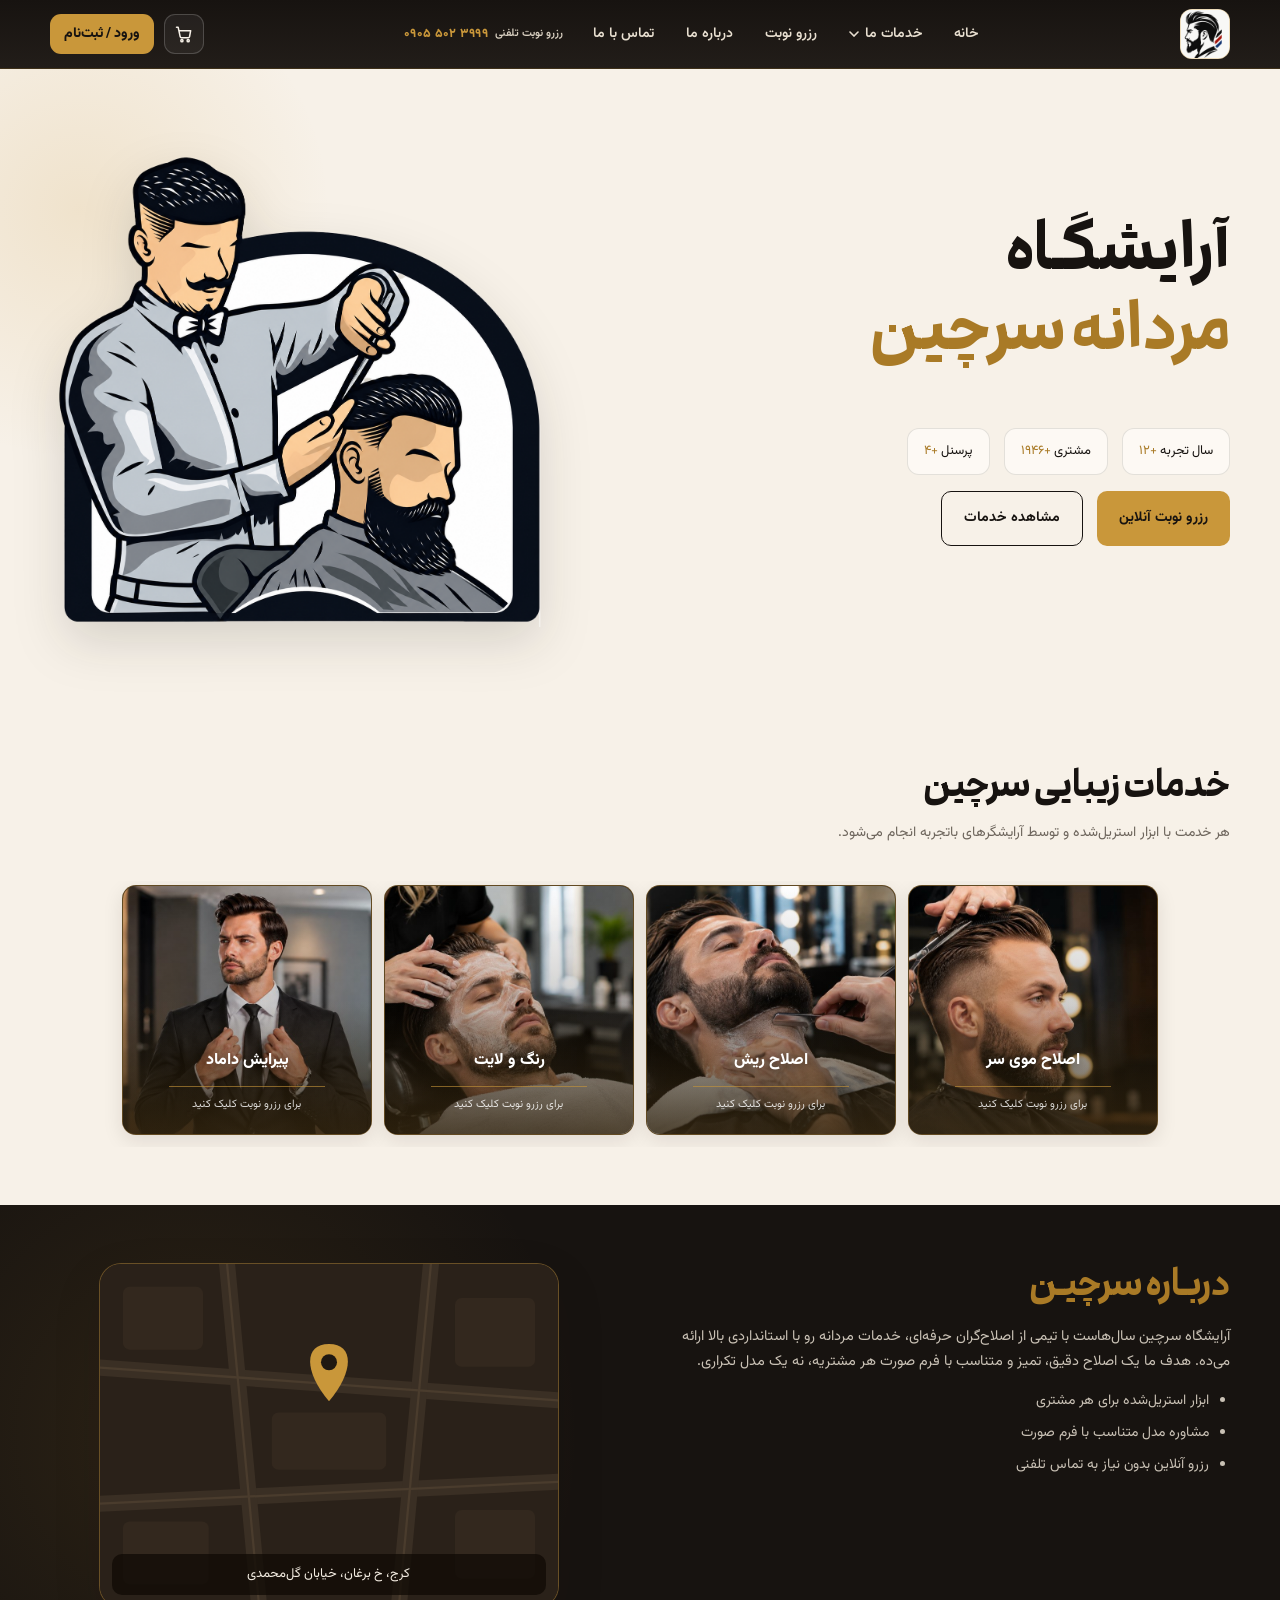
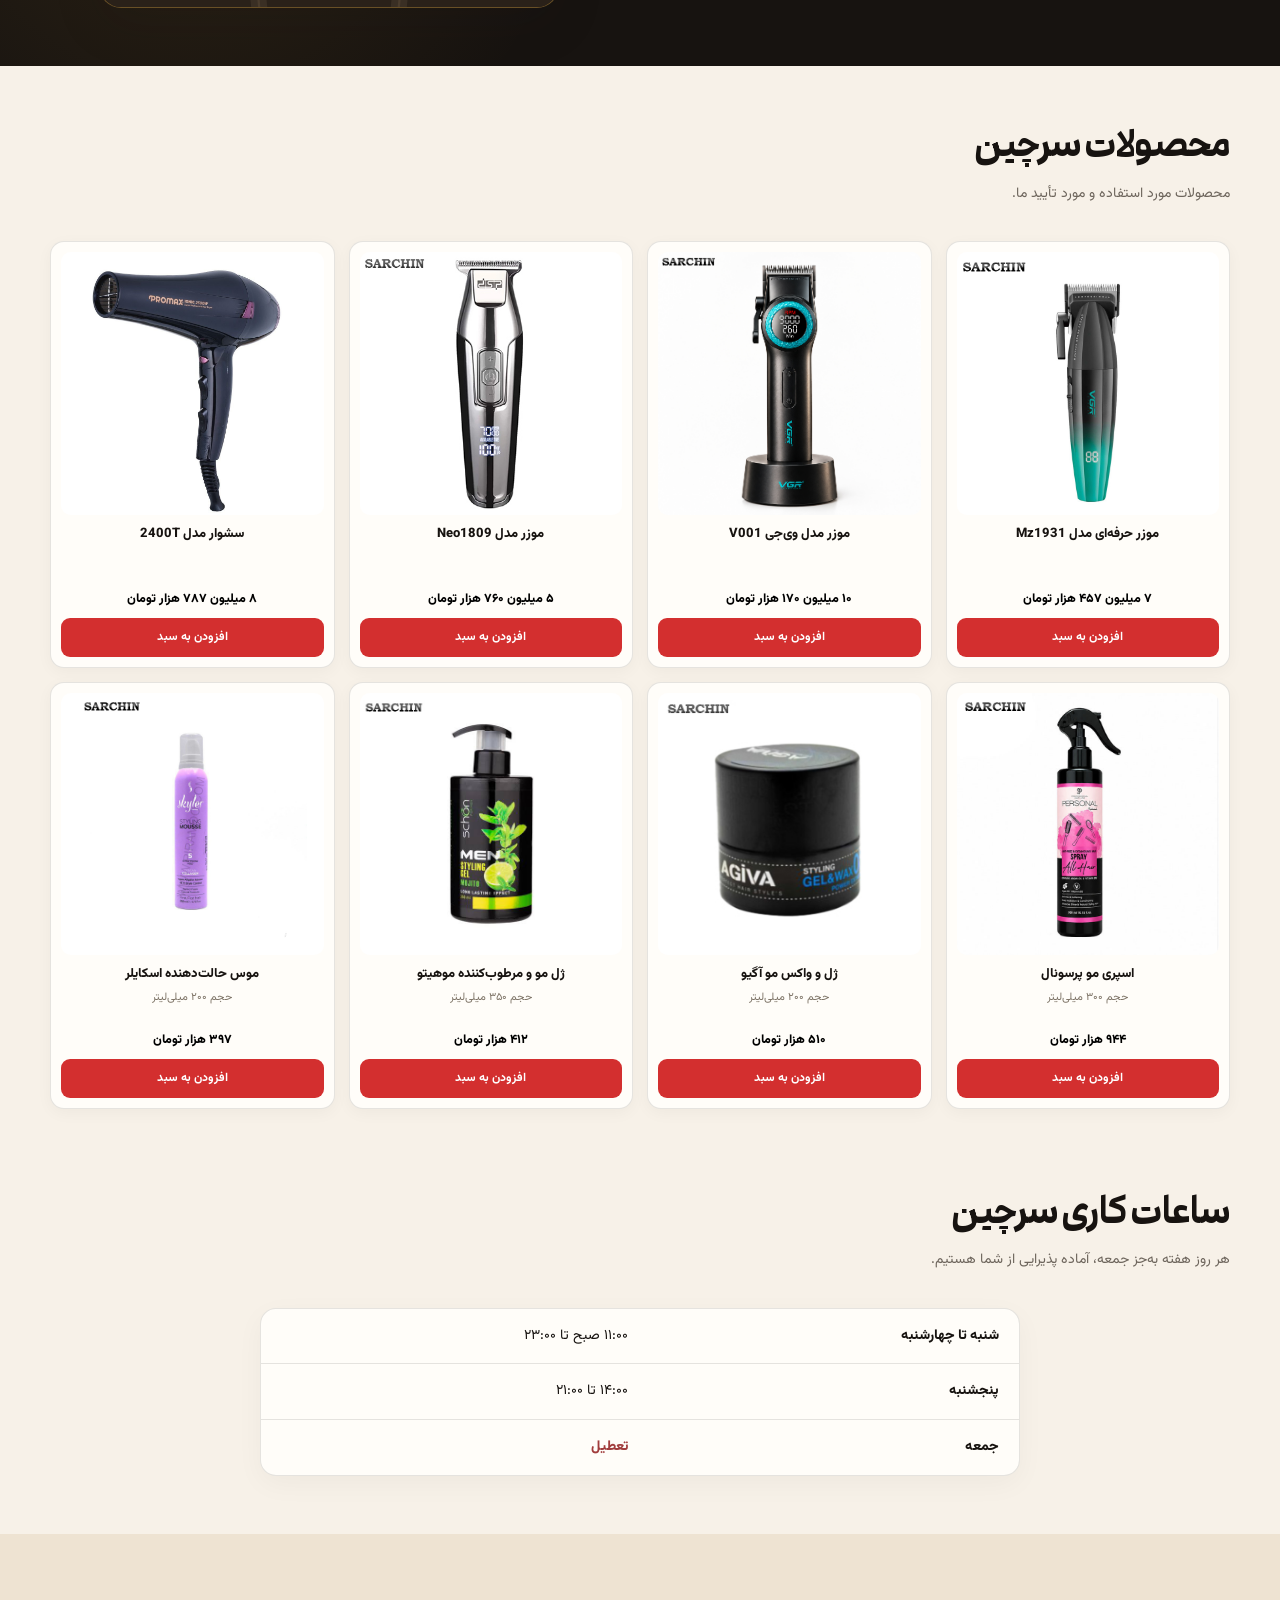
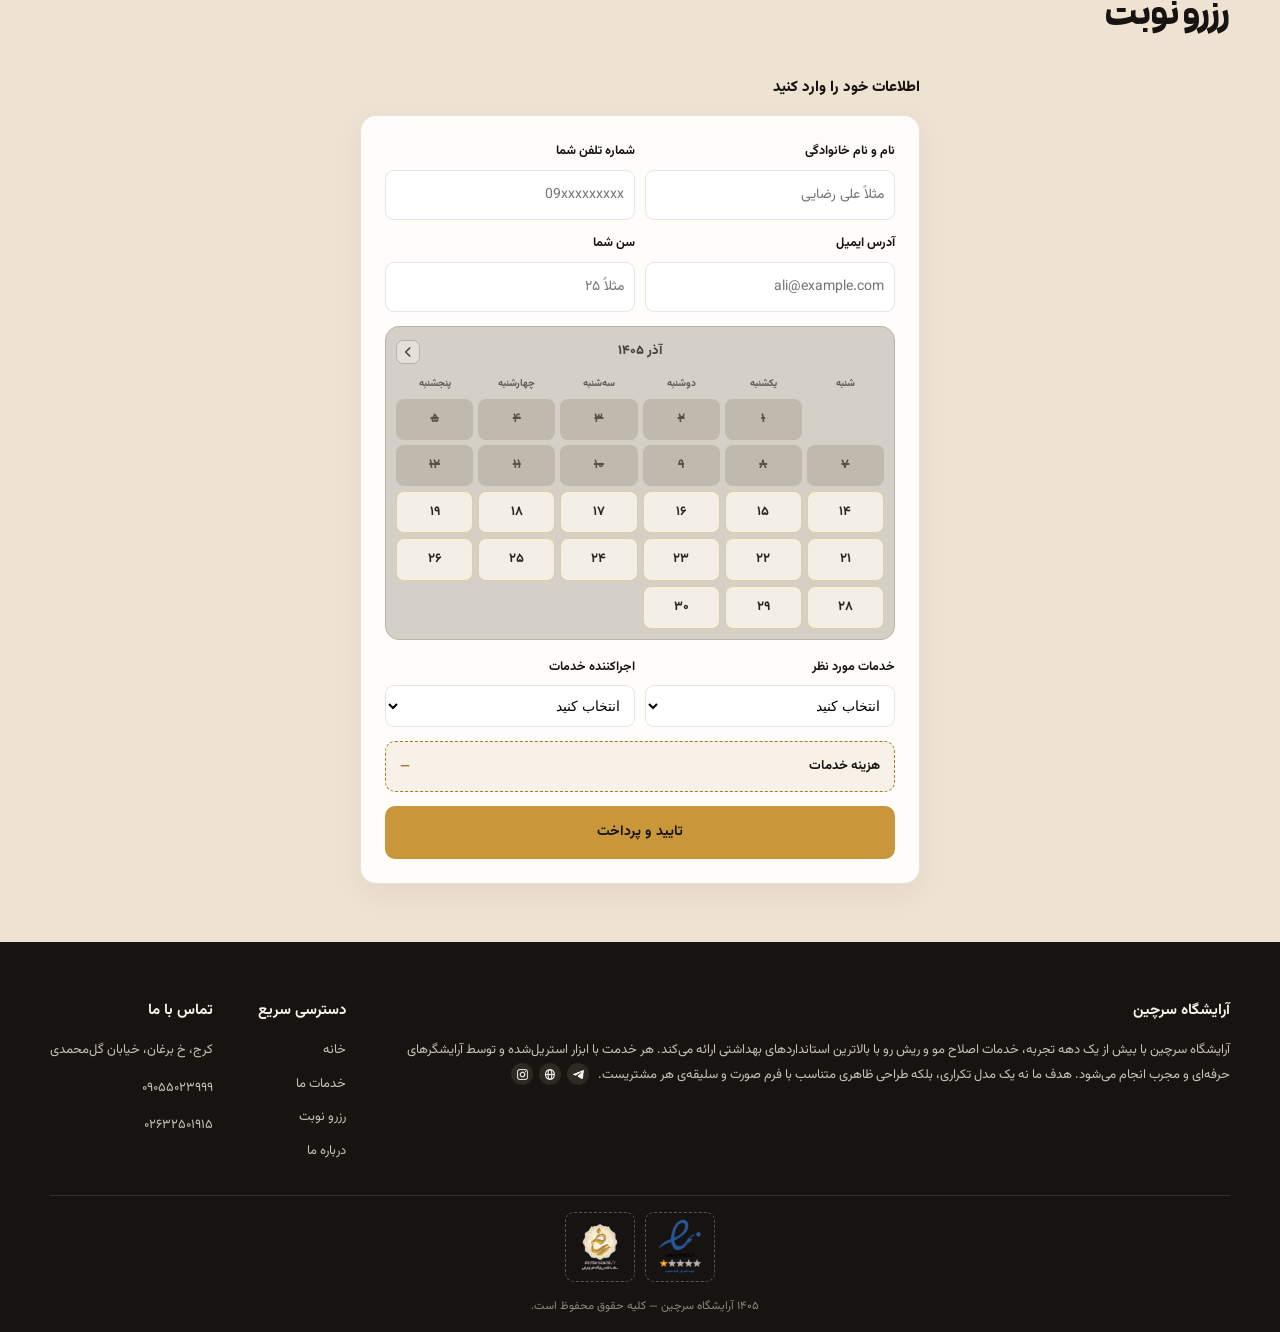
<file: index.html>
<!DOCTYPE html>
<html lang="fa" dir="rtl">
<head>
  <meta charset="UTF-8">
  <meta name="viewport" content="width=device-width, initial-scale=1, viewport-fit=cover">
  <meta name="theme-color" content="#171310">
  <title>آرایشگاه سرچین</title>
  <link rel="stylesheet" href="style.css?v=9">
</head>
<body>

<header class="site-header" id="siteHeader">
  <div class="wrap hdr-in">
    <button class="nav-toggle" id="navToggle" type="button" aria-label="منو" aria-expanded="false" aria-controls="mainNav"><i></i><i></i><i></i></button>
    <a class="brand-logo" href="#home" aria-label="آرایشگاه سرچین"><img src="logo.png" alt="لوگوی آرایشگاه سرچین"></a>
    <nav class="main-nav" id="mainNav" aria-label="منوی اصلی">
      <ul class="nav-list">
        <li><a class="nav-link" href="#home">خانه</a></li>
        <li class="has-sub">
          <button class="nav-link sub-toggle" type="button" aria-expanded="false">خدمات ما <svg width="10" height="6" viewBox="0 0 10 6" aria-hidden="true"><path d="M1 1l4 4 4-4" fill="none" stroke="currentColor" stroke-width="1.6" stroke-linecap="round"/></svg></button>
          <ul class="sub-menu">
            <li><a href="#services">اصلاح موی سر</a></li>
            <li><a href="#services">اصلاح ریش</a></li>
            <li><a href="#services">فر و سشوار</a></li>
            <li><a href="#services">پیرایش داماد</a></li>
            <li><a href="#services">رنگ و لایت</a></li>
          </ul>
        </li>
        <li><a class="nav-link" href="#booking">رزرو نوبت</a></li>
        <li><a class="nav-link" href="#about">درباره ما</a></li>
        <li><a class="nav-link" href="#contact">تماس با ما</a></li>
        <li class="phone-li"><a class="hdr-phone" href="tel:09055023999"><span>رزرو نوبت تلفنی</span><b dir="ltr">۰۹۰۵ ۵۰۲ ۳۹۹۹</b></a></li>
      </ul>
    </nav>
    <div class="hdr-tools">
    <button class="hdr-cart" id="cartFab" type="button" aria-label="سبد خرید"><svg width="20" height="20" viewBox="0 0 24 24" fill="none" stroke="currentColor" stroke-width="1.8" stroke-linecap="round" stroke-linejoin="round" aria-hidden="true"><path d="M3 4h2l2.4 11.2a1.5 1.5 0 0 0 1.5 1.2h8.2a1.5 1.5 0 0 0 1.5-1.1L20 8H6"/><circle cx="9.5" cy="20" r="1.3"/><circle cx="17" cy="20" r="1.3"/></svg><span class="cart-count" id="cartCount" hidden>۰</span></button>
    <div class="has-sub acct">
        <button class="acct-btn" id="acctBtn" type="button" aria-expanded="false">
          <span class="acct-av" id="acctAv" hidden></span>
          <span class="acct-label" id="acctLabel">ورود / ثبت‌نام</span>
          <svg class="acct-caret" width="10" height="6" viewBox="0 0 10 6" aria-hidden="true" hidden><path d="M1 1l4 4 4-4" fill="none" stroke="currentColor" stroke-width="1.6" stroke-linecap="round"/></svg>
        </button>
        <ul class="sub-menu" id="acctMenu" hidden>
          <li><a href="#booking">رزرو نوبت جدید</a></li>
          <li><button type="button" id="logoutBtn">خروج از حساب</button></li>
        </ul>
    </div>
    </div>
    <a class="hdr-phone hdr-phone-m" href="tel:09055023999"><span>رزرو نوبت تلفنی</span><b dir="ltr">۰۹۰۵ ۵۰۲ ۳۹۹۹</b></a>
  </div>
</header>
<div class="nav-backdrop" id="navBackdrop"></div>

<section class="hero" id="home">
  <div class="wrap hero-grid">
    <div class="hero-art">
      <img class="barber-image" src="logo barber.png" alt="تصویر آرایشگر در حال اصلاح مو">
    </div>

    <div class="hero-copy">

      <h1 class="font">آرایشگـاه<br><span>مردانه سرچین</span></h1>
    
  
      <ul class="hero-stats">
        <li><b>+۱۲</b> سال تجربه</li>
        <li><b>+۲۰۰۰</b> مشتری</li>
        <li><b>+۴</b> پرسنل</li>
      </ul>
      <div class="hero-cta">
        <a class="btn btn-gold" href="#booking">رزرو نوبت آنلاین</a>
        <a class="btn btn-ghost" href="#services">مشاهده خدمات</a>
      </div>
    </div>
  </div>
</section>

<section id="services">
  <div class="wrap">
    <div class="head"><h2 class="mc-heading">خدمات زیبایی سرچین</h2><p>هر خدمت با ابزار استریل‌شده و توسط آرایشگرهای باتجربه انجام می‌شود.</p></div>
    <div class="svc-row">
      <a class="svc-card" href="#booking" data-service="اصلاح موی سر"><img src="svc-haircut.jpg" alt="اصلاح موی سر" style="object-position:60% 50%" loading="lazy"><div class="svc-txt"><h3>اصلاح موی سر</h3><span class="svc-cta">برای رزرو نوبت کلیک کنید</span></div></a>
      <a class="svc-card" href="#booking" data-service="اصلاح ریش"><img src="svc-beard.jpg" alt="اصلاح ریش" style="object-position:40% 50%" loading="lazy"><div class="svc-txt"><h3>اصلاح ریش</h3><span class="svc-cta">برای رزرو نوبت کلیک کنید</span></div></a>
      <a class="svc-card" href="#booking" data-service="رنگ و لایت"><img src="svc-color.jpg" alt="رنگ و لایت" style="object-position:60% 50%" loading="lazy"><div class="svc-txt"><h3>رنگ و لایت</h3><span class="svc-cta">برای رزرو نوبت کلیک کنید</span></div></a>
      <a class="svc-card" href="#booking" data-service="پیرایش داماد"><img src="svc-groom.jpg" alt="پیرایش داماد" style="object-position:50% 30%" loading="lazy"><div class="svc-txt"><h3>پیرایش داماد</h3><span class="svc-cta">برای رزرو نوبت کلیک کنید</span></div></a>
    </div>
  </div>
</section>

<section class="dark" id="about">
  <div class="wrap about-grid">
    <div>
      <p class="eyebrow mc-heading">دربـاره سرچیـن</p>
      
      <p>آرایشگاه سرچین سال‌هاست با تیمی از اصلاح‌گران حرفه‌ای، خدمات مردانه رو با استانداردی بالا ارائه می‌ده. هدف ما یک اصلاح دقیق، تمیز و متناسب با فرم صورت هر مشتریه، نه یک مدل تکراری.</p>
      <ul>
        <li>ابزار استریل‌شده برای هر مشتری</li>
        <li>مشاوره مدل متناسب با فرم صورت</li>
        <li>رزرو آنلاین بدون نیاز به تماس تلفنی</li>
      </ul>
    </div>
    <div class="about-map" aria-label="موقعیت آرایشگاه سرچین">
      <svg viewBox="0 0 400 300" preserveAspectRatio="xMidYMid slice" aria-hidden="true">
        <rect width="400" height="300" fill="#2a2119"/>
        <g stroke="#3a2f24" stroke-width="14" fill="none" stroke-linecap="round">
          <path d="M-10 90 L410 120"/><path d="M-10 210 L410 190"/><path d="M110 -10 L140 310"/><path d="M290 -10 L260 310"/>
        </g>
        <g stroke="#4a3c2d" stroke-width="2" fill="none"><path d="M-10 90 L410 120"/><path d="M-10 210 L410 190"/><path d="M110 -10 L140 310"/><path d="M290 -10 L260 310"/></g>
        <g fill="#33281e"><rect x="150" y="130" width="100" height="50" rx="6"/><rect x="20" y="20" width="70" height="55" rx="6"/><rect x="310" y="30" width="70" height="60" rx="6"/><rect x="20" y="225" width="75" height="55" rx="6"/><rect x="310" y="215" width="70" height="60" rx="6"/></g>
        <g transform="translate(200 120)"><path d="M0 0 C-22 -26 -22 -50 0 -50 C22 -50 22 -26 0 0Z" fill="#c9973a"/><circle cx="0" cy="-34" r="7" fill="#1f1811"/></g>
      </svg>
      <div class="map-label">کرج، خ برغان، خیابان گل‌محمدی</div>
    </div>
  </div>
</section>





<section id="products">
  <div class="wrap">
    <div class="head"><h2 class="mc-heading">محصولات سرچین</h2><p>محصولات مورد استفاده و مورد تأیید ما.</p></div>
    <div class="prod-row">
      <div class="prod-card" data-id="mz1931"><a class="pc-link" href="product.html?id=mz1931"><div class="pc-img"><img src="prod-mz1931 one.jpg" alt="موزر حرفه‌ای مدل Mz1931" loading="lazy"></div></a><h3><a href="product.html?id=mz1931">موزر حرفه‌ای مدل Mz1931</a></h3><span class="pc-v">&nbsp;</span><div class="pc-price">۷ میلیون ۴۵۷ هزار تومان</div><button class="pc-add" type="button" data-add="mz1931">افزودن به سبد</button></div>
      <div class="prod-card" data-id="v001"><a class="pc-link" href="product.html?id=v001"><div class="pc-img"><img src="Premium Black Barber Clipper on Charging Stand one.jpg" alt="موزر مدل وی‌جی V001" loading="lazy"></div></a><h3><a href="product.html?id=v001">موزر مدل وی‌جی V001</a></h3><span class="pc-v">&nbsp;</span><div class="pc-price">۱۰ میلیون ۱۷۰ هزار تومان</div><button class="pc-add" type="button" data-add="v001">افزودن به سبد</button></div>
      <div class="prod-card" data-id="neo1809"><a class="pc-link" href="product.html?id=neo1809"><div class="pc-img"><img src="prod-neo1809 one.jpg" alt="موزر مدل Neo1809" loading="lazy"></div></a><h3><a href="product.html?id=neo1809">موزر مدل Neo1809</a></h3><span class="pc-v">&nbsp;</span><div class="pc-price">۵ میلیون ۷۶۰ هزار تومان</div><button class="pc-add" type="button" data-add="neo1809">افزودن به سبد</button></div>
      <div class="prod-card" data-id="dryer"><a class="pc-link" href="product.html?id=dryer"><div class="pc-img"><img src="prod-dryer.jpg" alt="سشوار مدل 2400T" loading="lazy"></div></a><h3><a href="product.html?id=dryer">سشوار مدل 2400T</a></h3><span class="pc-v">&nbsp;</span><div class="pc-price">۸ میلیون ۷۸۷ هزار تومان</div><button class="pc-add" type="button" data-add="dryer">افزودن به سبد</button></div>
      <div class="prod-card" data-id="spray"><a class="pc-link" href="product.html?id=spray"><div class="pc-img"><img src="prod-spray.jpg" alt="اسپری مو پرسونال" loading="lazy"></div></a><h3><a href="product.html?id=spray">اسپری مو پرسونال</a></h3><span class="pc-v">حجم ۳۰۰ میلی‌لیتر</span><div class="pc-price">۹۴۴ هزار تومان</div><button class="pc-add" type="button" data-add="spray">افزودن به سبد</button></div>
      <div class="prod-card" data-id="agiva"><a class="pc-link" href="product.html?id=agiva"><div class="pc-img"><img src="prod-agiva.jpg" alt="ژل و واکس مو آگیو" loading="lazy"></div></a><h3><a href="product.html?id=agiva">ژل و واکس مو آگیو</a></h3><span class="pc-v">حجم ۲۰۰ میلی‌لیتر</span><div class="pc-price">۵۱۰ هزار تومان</div><button class="pc-add" type="button" data-add="agiva">افزودن به سبد</button></div>
      <div class="prod-card" data-id="mojito"><a class="pc-link" href="product.html?id=mojito"><div class="pc-img"><img src="prod-mojito.jpg" alt="ژل مو و مرطوب‌کننده موهیتو" loading="lazy"></div></a><h3><a href="product.html?id=mojito">ژل مو و مرطوب‌کننده موهیتو</a></h3><span class="pc-v">حجم ۳۵۰ میلی‌لیتر</span><div class="pc-price">۴۱۲ هزار تومان</div><button class="pc-add" type="button" data-add="mojito">افزودن به سبد</button></div>
      <div class="prod-card" data-id="mousse"><a class="pc-link" href="product.html?id=mousse"><div class="pc-img"><img src="prod-mousse.jpg" alt="موس حالت‌دهنده اسکایلر" loading="lazy"></div></a><h3><a href="product.html?id=mousse">موس حالت‌دهنده اسکایلر</a></h3><span class="pc-v">حجم ۲۰۰ میلی‌لیتر</span><div class="pc-price">۳۹۷ هزار تومان</div><button class="pc-add" type="button" data-add="mousse">افزودن به سبد</button></div>
    </div>
  </div>
</section>

<section class="hours" id="hours">
  <div class="wrap">
    <div class="head"><h2 class="mc-heading">ساعات کاری سرچین</h2><p>هر روز هفته به‌جز جمعه، آماده پذیرایی از شما هستیم.</p></div>
    <table>
      <tr><td>شنبه تا چهارشنبه</td><td>۱۱:۰۰ صبح تا ۲۳:۰۰</td></tr>
      <tr><td>پنجشنبه</td><td>۱۴:۰۰ تا ۲۱:۰۰</td></tr>
      <tr><td>جمعه</td><td class="closed">تعطیل</td></tr>
    </table>
  </div>
</section>

<section class="booking" id="booking">
  <div class="wrap">
    <div class="head"><h2 class="mc-heading">رزرو نوبت</h2></div>
    <div class="booking-box">
      <p class="bf-title">اطلاعات خود را وارد کنید</p>
      <form class="bookform" id="bookform">
        <div class="bf-grid">
          <div class="f"><label for="name">نام و نام خانوادگی</label><input id="name" required placeholder="مثلاً علی رضایی"></div>
          <div class="f"><label for="phone">شماره تلفن شما</label><input id="phone" class="ltr-field" required placeholder="09xxxxxxxxx" inputmode="numeric" dir="ltr" maxlength="11" pattern="[0-9]*"></div>
          <div class="f"><label for="email">آدرس ایمیل</label><input id="email" type="email" required placeholder="ali@example.com" dir="ltr" class="ltr-field"></div>
          <div class="f"><label for="age">سن شما</label><input id="age" type="number" min="1" max="120" required placeholder="مثلاً ۲۵" inputmode="numeric"></div>
        </div>
        <div class="cal" id="cal" aria-label="تقویم نوبت‌ها">
          <div class="cal-t" id="calTitle"></div>
          <div class="cal-w"><span>شنبه</span><span>یکشنبه</span><span>دوشنبه</span><span>سه‌شنبه</span><span>چهارشنبه</span><span>پنجشنبه</span></div>
          <div class="cal-g" id="calGrid"></div>
        </div>
        <div class="bf-grid">
          <div class="f"><label for="service">خدمات مورد نظر</label>
            <select id="service" required>
              <option value="" disabled selected>انتخاب کنید</option>
              <option value="اصلاح موی سر">اصلاح موی سر</option>
              <option value="اصلاح ریش">اصلاح ریش</option>
              <option value="رنگ و لایت">رنگ و لایت</option>
              <option value="فرم و سشوار">فر و سشوار</option>
              <option value="پیرایش داماد">پیرایش داماد</option>
              <option value="پاکسازی پوست">پاکسازی پوست</option>
            </select></div>
          <div class="f"><label for="provider">اجراکننده خدمات</label>
            <select id="provider"><option value="">انتخاب کنید</option></select></div>
        </div>
        <div class="cost"><span>هزینه خدمات</span><b id="cost">—</b></div>
        <button class="btn btn-gold" type="submit">تایید و پرداخت</button>
        <div class="ok" id="ok">نوبت شما ثبت شد. منتظرتون هستیم!</div>
      </form>
    </div>
  </div>
</section>

<footer id="contact">
  <div class="wrap">
    <div class="fgrid">
      <div class="f-about">
        
        <div class="f-text">
        <h4>آرایشگاه سرچین</h4>
        <p>آرایشگاه سرچین با بیش از یک دهه تجربه، خدمات اصلاح مو و ریش رو با بالاترین استانداردهای بهداشتی ارائه می‌کند.
          هر خدمت با ابزار استریل‌شده و توسط آرایشگرهای حرفه‌ای و مجرب انجام می‌شود.
          هدف ما نه یک مدل تکراری، بلکه طراحی ظاهری متناسب با فرم صورت و سلیقه‌ی هر مشتریست. <span class="soc-in"><a href="#" aria-label="تلگرام"><img src="icon-telegram-paper.png" alt="تلگرام"></a><a href="#" aria-label="وب‌سایت"><img src="icon-web-paper.png" alt="وب‌سایت"></a><a href="#" aria-label="اینستاگرام"><img src="icon-instagram-paper.png" alt="اینستاگرام"></a></span></p>
        </div>
      </div>
      <div class="f-quick"><h4>دسترسی سریع</h4><a href="#home">خانه</a><a href="#services">خدمات ما</a><a href="#booking">رزرو نوبت</a><a href="#about">درباره ما</a></div>
      <div class="f-contact">
        <h4>تماس با ما</h4>
        <p class="addr-line">کرج، خ برغان، خیابان گل‌محمدی</p>
        <p class="phone-line"><span dir="ltr">۰۹۰۵۵۰۲۳۹۹۹</span></p>
        <p class="phone-line"><span dir="ltr">۰۲۶۳۲۵۰۱۹۱۵</span></p>
      </div>
    </div>
    
    <div class="trust-block">
      <p> </p>
      <div class="trustrow">
      
        <div class="trust"><img src="enamad.png"  class="namad" ></div>
        <div class="trust"><img src="samandehi.png" class="namad"></div>
      </div>
    </div>
    <div class="bottom"><span> ۱۴۰۵ آرایشگاه سرچین — کلیه حقوق محفوظ است.</span><span></span></div>
  </div>
</footer>

<div class="modal-overlay" id="authModal">
  <div class="modal-box">
    <button class="modal-close" id="authClose" type="button" aria-label="بستن">×</button>

    <div class="modal-steps">
      <span class="step-dot active" data-step="1"></span>
      <span class="step-dot" data-step="2"></span>
      <span class="step-dot" data-step="3"></span>
    </div>

    <div class="modal-step active" data-step="1">
      <h3>ورود / ثبت‌نام</h3>
      <p class="sub">برای رزرو نوبت، مشخصاتتون رو وارد کنید</p>
      <label for="authName">نام و نام خانوادگی</label>
      <input id="authName" placeholder="مثلاً علی رضایی">
      <div class="modal-error" id="authNameErr">لطفاً نام و نام خانوادگی رو وارد کنید</div>
      <div class="modal-actions"><button class="btn btn-gold" id="toStep2" type="button">ادامه</button></div>
    </div>

    <div class="modal-step" data-step="2">
      <h3>شماره تماس</h3>
      <p class="sub">کد تایید به این شماره پیامک می‌شه</p>
      <label for="authPhone">شماره موبایل</label>
      <input id="authPhone" class="ltr-field" dir="ltr" inputmode="numeric" maxlength="11" pattern="[0-9]*" placeholder="09xxxxxxxxx">
      <div class="modal-error" id="authPhoneErr">شماره موبایل معتبر نیست</div>
      <div class="modal-actions">
        <button class="btn btn-ghost" id="toStep1" type="button">بازگشت</button>
        <button class="btn btn-gold" id="toStep3" type="button">ارسال کد</button>
      </div>
    </div>

    <div class="modal-step" data-step="3">
      <h3>کد تایید</h3>
      <p class="sub" id="otpSubText">کد ۴ رقمی ارسال‌شده رو وارد کنید</p>
      <div class="otp-row" dir="ltr">
        <input class="otp-digit" maxlength="1" inputmode="numeric" pattern="[0-9]*">
        <input class="otp-digit" maxlength="1" inputmode="numeric" pattern="[0-9]*">
        <input class="otp-digit" maxlength="1" inputmode="numeric" pattern="[0-9]*">
        <input class="otp-digit" maxlength="1" inputmode="numeric" pattern="[0-9]*">
      </div>
      <div class="modal-error" id="authOtpErr">کد وارد شده صحیح نیست</div>
      <div class="modal-actions">
        <button class="btn btn-ghost" id="toStep2b" type="button">بازگشت</button>
        <button class="btn btn-gold" id="verifyOtp" type="button">تایید و ورود</button>
      </div>
    </div>

    <div class="modal-success" id="authSuccess">
      <div class="ok-icon">✓</div>
      <p style="font-weight:800;margin:0 0 4px">خوش اومدید!</p>
      <p style="color:var(--muted);font-size:13px;margin:0">ورود شما با موفقیت انجام شد</p>
    </div>
  </div>
</div>

<script>
// شمارنده‌ی ورود برای اعداد بخش آمار
function animateStats(){
  const items=[...document.querySelectorAll('.hero-stats li')];
  items.forEach((li,index)=>{
    const b=li.querySelector('b');
    if(!b) return;
    const raw=b.textContent.trim();
    const digits=raw.replace(/[^۰-۹0-9]/g,'');
    const target=parseInt(digits.replace(/[۰-۹]/g,d=>String('۰۱۲۳۴۵۶۷۸۹'.indexOf(d))),10);
    if(Number.isNaN(target)) return;
    const prefix=raw.startsWith('+')?' +'.trim():'';
    const plus=raw.includes('+');
    b.textContent=(plus?'+':'')+'۰';
    setTimeout(()=>{
      li.classList.add('counter-ready');
      setTimeout(()=>{
        const start=performance.now(),duration=1200;
        const tick=(now)=>{
          const p=Math.min((now-start)/duration,1), eased=1-Math.pow(1-p,3);
          const n=Math.round(target*eased);
          const fa=String(n).replace(/\d/g,d=>'۰۱۲۳۴۵۶۷۸۹'[d]);
          b.textContent=(plus?'+':'')+fa;
          if(p<1) requestAnimationFrame(tick);
        };
        requestAnimationFrame(tick);
      },650);
    },index*180);
  });
}
if(document.readyState==='loading') document.addEventListener('DOMContentLoaded',animateStats); else animateStats();

// ورود متن آرایشگاه سرچین و دکمه‌های رزرو/مشاهده خدمات، هم‌سبک با باکس‌های آمار
function animateHeroIntro(){
  const title=document.querySelector('.hero h1');
  const ctas=[...document.querySelectorAll('.hero-cta .btn')];
  if(title) setTimeout(()=>title.classList.add('reveal-ready'),60);
  ctas.forEach((btn,i)=>setTimeout(()=>btn.classList.add('reveal-ready'),160+i*140));
}
if(document.readyState==='loading') document.addEventListener('DOMContentLoaded',animateHeroIntro); else animateHeroIntro();

/* ---- اصلاح لندینگ اولیه وقتی آدرس با # باز میشه (مثلاً #about) ---- */
(function(){
  function fixHashScroll(){
    if(!location.hash) return;
    const target=document.querySelector(location.hash);
    if(!target) return;
    const y=target.getBoundingClientRect().top+window.pageYOffset-14;
    window.scrollTo(0,Math.max(y,0));
  }
  window.addEventListener('load',()=>{setTimeout(fixHashScroll,60);setTimeout(fixHashScroll,350)});
})();

/* ---- تقویم رزرو (شمسی، به‌وقت تهران): بازه‌ی رزرو = ۳۰ روز از امروز؛ روزهای گذشته بسته؛ امروز از ساعت ۲۱ به بعد بسته ---- */
(function(){
  const grid=document.getElementById('calGrid'),title=document.getElementById('calTitle');
  const CLOSE_HOUR=21,TZ='Asia/Tehran',WINDOW=30,MAX_OFFSET=1;
  const fa=n=>(+n).toLocaleString('fa-IR',{useGrouping:false});
  const pf=new Intl.DateTimeFormat('en-u-ca-persian',{timeZone:'UTC',year:'numeric',month:'numeric',day:'numeric'});
  const pp=dt=>{const o={};pf.formatToParts(dt).forEach(x=>{if(x.type!=='literal')o[x.type]=parseInt(x.value,10)});return o};
  const monthName=dt=>{const o={};new Intl.DateTimeFormat('fa-IR-u-ca-persian',{timeZone:'UTC',month:'long',year:'numeric'}).formatToParts(dt).forEach(x=>o[x.type]=x.value);return o.month+' '+o.year};
  const ARW={l:'<svg width="14" height="14" viewBox="0 0 24 24" fill="none" stroke="currentColor" stroke-width="2.6" stroke-linecap="round" stroke-linejoin="round" aria-hidden="true"><path d="M15 5l-7 7 7 7"/></svg>',
             r:'<svg width="14" height="14" viewBox="0 0 24 24" fill="none" stroke="currentColor" stroke-width="2.6" stroke-linecap="round" stroke-linejoin="round" aria-hidden="true"><path d="M9 5l7 7-7 7"/></svg>'};
  function nowTehran(){
    const o={};new Intl.DateTimeFormat('en-US',{timeZone:TZ,year:'numeric',month:'numeric',day:'numeric',hour:'numeric',hourCycle:'h23'}).formatToParts(new Date()).forEach(x=>{if(x.type!=='literal')o[x.type]=parseInt(x.value,10)});
    return{date:new Date(Date.UTC(o.year,o.month-1,o.day,12)),hour:o.hour};
  }
  /* ساخت خانه‌های یک ماه (offset: ۰ = ماه جاری، ۱ = ماه بعد) */
  function build(offset,today,hour){
    const tp=pp(today);
    let first=new Date(today);first.setUTCDate(today.getUTCDate()-(tp.day-1));
    if(offset){const c=new Date(first);do{c.setUTCDate(c.getUTCDate()+1)}while(pp(c).month===tp.month);first=c}
    const fp=pp(first),cells=[],cur=new Date(first);
    while(pp(cur).month===fp.month){
      const d=pp(cur).day,idx=(cur.getUTCDay()+1)%7; /* شنبه=۰ ... جمعه=۶ */
      if(idx!==6){
        const diff=Math.round((cur-today)/86400000); /* فاصله از امروز به روز */
        const closed=diff<0||(diff===0&&hour>=CLOSE_HOUR)||diff>=WINDOW;
        cells.push({idx,d,key:fp.year+'-'+fp.month+'-'+d,closed});
      }
      cur.setUTCDate(cur.getUTCDate()+1);
    }
    return{first,fp,cells};
  }
  let offset=0,selected=null;
  window.getBookingDate=()=>selected;
  function render(){
    const {date:today,hour}=nowTehran();
    const nextM=build(1,today,hour),hasNext=nextM.cells.some(c=>!c.closed);
    if(!hasNext)offset=0;
    const m=offset?nextM:build(0,today,hour),cells=m.cells,first=m.first,fp=m.fp;
    if(selected&&selected.key.split('-')[1]==fp.month&&!cells.some(c=>c.key===selected.key&&!c.closed))selected=null;
    title.innerHTML=(offset===0&&hasNext?'<button type="button" class="cal-nav cal-next" data-n="1" aria-label="ماه بعد">'+ARW.l+'</button>':'')+
      (offset>0?'<button type="button" class="cal-nav cal-prev" data-n="0" aria-label="ماه قبل">'+ARW.r+'</button>':'')+
      '<span>'+monthName(first)+'</span>';
    grid.innerHTML='';
    for(let i=0;i<cells[0].idx;i++)grid.appendChild(Object.assign(document.createElement('i'),{className:'e'}));
    cells.forEach(c=>{
      const el=document.createElement('i');el.textContent=fa(c.d);
      if(c.closed){el.className='x';el.setAttribute('aria-disabled','true')}
      else{
        el.className='ok-d'+(selected&&selected.key===c.key?' sel':'');el.tabIndex=0;el.setAttribute('role','button');
        const pick=()=>{selected={key:c.key,label:fa(c.d)+' '+monthName(first).split(' ')[0]};const er=document.getElementById('calErr');if(er)er.style.display='none';render()};
        el.onclick=pick;el.onkeydown=e=>{if(e.key==='Enter'||e.key===' '){e.preventDefault();pick()}};
      }
      grid.appendChild(el);
    });
  }
  title.addEventListener('click',e=>{const b=e.target.closest('.cal-nav');if(!b)return;offset=b.dataset.n==='1'?1:0;render()});
  const err=document.createElement('div');err.id='calErr';err.className='cal-err';err.textContent='لطفاً یک روز برای نوبت انتخاب کنید.';
  document.getElementById('cal').after(err);
  render();
  setInterval(render,60000); /* بسته شدن خودکار روز، ساعت ۲۱ و تغییر ماه/روز بعد از نیمه‌شب */
})();

/* ---- هزینه‌ی خدمات ---- */
const prices={'اصلاح موی سر':'از ۲۵۰ هزار تومان','اصلاح ریش':'از ۱۸۰ هزار تومان','رنگ و لایت':'از ۴۵۰ هزار تومان','پیرایش داماد':'از ۹۰۰ هزار تومان'};
document.getElementById('service').addEventListener('change',e=>{document.getElementById('cost').textContent=prices[e.target.value]||'—'});
const formEl=document.getElementById('bookform');

/* ---- کاروسل عمومی (برای بخش «درباره سرچین» و «نظرات مشتریان») ---- */
function makeCarousel({slides,dotsEl,wheelEl,dotLabel}){
  const count=slides.length;
  let index=0;
  if(!count)return;


  function render(){
    slides.forEach((slide,i)=>{
      const diff=(i-index+count)%count;
      let pos='hidden';
      if(diff===0)pos='center';else if(diff===1)pos='right';else if(diff===count-1)pos='left';
      slide.dataset.pos=pos;
    });
  }
  render();

  const next=()=>{index=(index+1)%count;render()};
  const prev=()=>{index=(index-1+count)%count;render()};
  slides.forEach(slide=>{slide.addEventListener('click',()=>{const pos=slide.dataset.pos;if(pos==='left')prev();else if(pos==='right')next()})});

  if(wheelEl){
    let wheelLock=false;
    wheelEl.addEventListener('wheel',e=>{
      e.preventDefault();
      if(wheelLock)return;
      const delta=Math.abs(e.deltaX)>Math.abs(e.deltaY)?e.deltaX:e.deltaY;
      if(Math.abs(delta)<12)return;
      wheelLock=true;
      if(delta>0)next();else prev();
      setTimeout(()=>wheelLock=false,420);
    },{passive:false});

    let touchStartX=null;
    wheelEl.addEventListener('touchstart',e=>{touchStartX=e.touches[0].clientX},{passive:true});
    wheelEl.addEventListener('touchend',e=>{
      if(touchStartX===null)return;
      const dx=e.changedTouches[0].clientX-touchStartX;
      if(Math.abs(dx)>40){if(dx<0)next();else prev()}
      touchStartX=null;
    });
  }
}

makeCarousel({
  slides:[...document.querySelectorAll('.car-slide')],
  wheelEl:document.getElementById('carViewport'),
  dotLabel:'تصویر'
});

const phoneInput=document.getElementById('phone');
phoneInput.addEventListener('input',()=>{phoneInput.value=phoneInput.value.replace(/[^0-9]/g,'')});

formEl.addEventListener('submit',e=>{
  e.preventDefault();
  const sel=window.getBookingDate&&window.getBookingDate(),ok=document.getElementById('ok'),er=document.getElementById('calErr');
  if(!sel){ok.style.display='none';if(er){er.style.display='block';document.getElementById('cal').scrollIntoView({behavior:'smooth',block:'center'})}return}
  ok.textContent='نوبت شما برای '+sel.label+' ثبت شد. منتظرتون هستیم!';ok.style.display='block';
});

/* ---- Auth modal (ورود / ثبت‌نام) ---- */
const authModal=document.getElementById('authModal');
const stepDots=[...document.querySelectorAll('.step-dot')];
const modalSteps=[...document.querySelectorAll('.modal-step')];
const authSuccess=document.getElementById('authSuccess');

document.getElementById('authClose').addEventListener('click',closeAuthModal);
authModal.addEventListener('click',e=>{if(e.target===authModal)closeAuthModal()});
document.addEventListener('keydown',e=>{if(e.key==='Escape')closeAuthModal()});

function openAuthModal(){
  authModal.classList.add('open');
  document.body.style.overflow='hidden';
  authSuccess.style.display='none';
  document.querySelector('.modal-steps').style.display='flex';
  modalSteps.forEach(s=>s.style.display='');
  goStep(1);
  document.getElementById('authName').value='';
  document.getElementById('authPhone').value='';
  document.querySelectorAll('.otp-digit').forEach(d=>d.value='');
  document.querySelectorAll('.modal-error').forEach(el=>el.style.display='none');
}
function closeAuthModal(){authModal.classList.remove('open');document.body.style.overflow=''}
function goStep(n){
  modalSteps.forEach(s=>s.classList.toggle('active',+s.dataset.step===n));
  stepDots.forEach(d=>d.classList.toggle('active',+d.dataset.step<=n));
}

document.getElementById('toStep2').onclick=()=>{
  const v=document.getElementById('authName').value.trim();
  document.getElementById('authNameErr').style.display=v?'none':'block';
  if(!v)return;
  goStep(2);
};
document.getElementById('toStep1').onclick=()=>goStep(1);
document.getElementById('toStep2b').onclick=()=>goStep(2);

const authPhone=document.getElementById('authPhone');
authPhone.addEventListener('input',()=>{authPhone.value=authPhone.value.replace(/[^0-9]/g,'').slice(0,11)});

document.getElementById('toStep3').onclick=()=>{
  const v=authPhone.value;
  const ok=/^09[0-9]{9}$/.test(v);
  document.getElementById('authPhoneErr').style.display=ok?'none':'block';
  if(!ok)return;
  document.getElementById('otpSubText').textContent='کد ۴ رقمی ارسال‌شده به '+v+' رو وارد کنید';
  goStep(3);
  setTimeout(()=>document.querySelector('.otp-digit').focus(),50);
};

const otpDigits=[...document.querySelectorAll('.otp-digit')];
otpDigits.forEach((inp,i)=>{
  inp.addEventListener('input',()=>{
    inp.value=inp.value.replace(/[^0-9]/g,'').slice(0,1);
    if(inp.value && otpDigits[i+1])otpDigits[i+1].focus();
  });
  inp.addEventListener('keydown',e=>{
    if(e.key==='Backspace' && !inp.value && otpDigits[i-1]){otpDigits[i-1].focus()}
  });
});

document.getElementById('verifyOtp').onclick=()=>{
  const code=otpDigits.map(d=>d.value).join('');
  const ok=code.length===4;
  document.getElementById('authOtpErr').style.display=ok?'none':'block';
  if(!ok)return;
  modalSteps.forEach(s=>s.style.display='none');
  document.querySelector('.modal-steps').style.display='none';
  setUser(document.getElementById('authName').value.trim());
  authSuccess.style.display='block';
  setTimeout(closeAuthModal,1600);
};

/* ---- Header ---- */
const hdr=document.getElementById('siteHeader'),navToggle=document.getElementById('navToggle'),
      navBackdrop=document.getElementById('navBackdrop');
const mobileMQ=window.matchMedia('(max-width:860px)');
function closeSubs(except){document.querySelectorAll('.has-sub').forEach(li=>{if(li!==except){li.classList.remove('open');const b=li.querySelector(':scope>button');if(b)b.setAttribute('aria-expanded','false')}})}
function setNav(open){document.body.classList.toggle('nav-open',open);navToggle.setAttribute('aria-expanded',open);if(!open)closeSubs()}
navToggle.onclick=()=>setNav(!document.body.classList.contains('nav-open'));
navBackdrop.onclick=()=>setNav(false);
document.querySelectorAll('.has-sub>button').forEach(b=>b.addEventListener('click',e=>{
  if(b.id==='acctBtn'&&!getUser()){setNav(false);openAuthModal();return}
  const li=b.parentElement,open=!li.classList.contains('open');
  closeSubs(li);li.classList.toggle('open',open);b.setAttribute('aria-expanded',open);e.stopPropagation();
}));
document.addEventListener('click',()=>closeSubs());
document.querySelectorAll('.main-nav a').forEach(a=>a.addEventListener('click',()=>{closeSubs();setNav(false)}));
mobileMQ.addEventListener('change',()=>setNav(false));
window.addEventListener('scroll',()=>hdr.classList.toggle('scrolled',scrollY>10),{passive:true});
/* service cards -> preselect service in booking form */
document.querySelectorAll('.svc-card').forEach(c=>c.addEventListener('click',()=>{const s=document.getElementById('service');if(s){s.value=c.dataset.service;s.dispatchEvent(new Event('change'))}}));

/* ---- Logged-in user ---- */
function getUser(){try{return localStorage.getItem('sarchin_user')||''}catch(e){return ''}}
function setUser(n){try{n?localStorage.setItem('sarchin_user',n):localStorage.removeItem('sarchin_user')}catch(e){}renderUser()}
function renderUser(){
  const n=getUser(),btn=document.getElementById('acctBtn');
  document.getElementById('acctLabel').textContent=n||'ورود / ثبت‌نام';
  const av=document.getElementById('acctAv');av.hidden=!n;av.textContent=n?[...n][0]:'';
  document.querySelector('.acct-caret').hidden=!n;
  document.getElementById('acctMenu').hidden=!n;
  btn.classList.toggle('logged',!!n);
  if(!n)document.querySelector('.acct').classList.remove('open');
  const nameInput=document.getElementById('name');if(n&&nameInput&&!nameInput.value)nameInput.value=n;
}
document.getElementById('logoutBtn').onclick=()=>{setUser('');setNav(false)};
renderUser();
/* ورود از صفحه محصول: index.html?login=1 */
try{if(new URLSearchParams(location.search).get('login')==='1'&&!getUser()){openAuthModal();history.replaceState(null,'',location.pathname+location.hash)}}catch(e){}

</script>

<script src="products.js"></script>
<script src="cart.js"></script>
</body>
</html>
</file>
<file: style.css>
@import url('https://fonts.googleapis.com/css2?family=Vazirmatn:wght@400;500;600;700;800&family=Lalezar&display=swap');

@font-face{
  font-family: 'MCArtwork';
  src: url('mcartwork-bold.ttf') format('truetype');
  font-weight: 700;
  font-style: normal;
  font-display: swap;
}

:root{
  --ink:#171310;
  --paper:#f7f1e8;
  --paper2:#eee3d2;
  --white:#fffdf9;
  --gold:#c9973a;
  --gold-d:#a97a26;
  --red:#8c3a3a;
  --navy:#233f63;
  --muted:#6d655c;
  --line:rgba(23,19,16,.11);
  --shadow:0 18px 50px rgba(31,24,17,.10);
  --radius:18px;
}

*{box-sizing:border-box}
html{scroll-behavior:smooth}
body{margin:0;overflow-x:clip;background:var(--paper);color:var(--ink);font-family:'Vazirmatn',sans-serif;line-height:1.9}
button,input{font:inherit}
a{color:inherit;text-decoration:none}
img{max-width:100%;display:block}
.wrap{width:min(1180px,calc(100% - 40px));margin:auto}

.btn{display:inline-flex;align-items:center;justify-content:center;border-radius:10px;font-weight:700;transition:.2s;cursor:pointer}
.btn-gold:hover{background:#d7a84e;transform:translateY(-2px)}

/* Hero */
.hero{padding:70px 0 65px;overflow:hidden;position:relative}
.hero::before{content:"";position:absolute;width:520px;height:520px;left:-180px;top:-120px;background:radial-gradient(circle,rgba(201,151,58,.16),transparent 68%);pointer-events:none}
.hero-grid{display:grid;grid-template-columns:minmax(340px,.9fr) minmax(0,1.1fr);align-items:center;gap:65px;direction:ltr}
.hero-copy{direction:rtl;transform:translateY(-10px)}
.eyebrow{display:inline-flex;align-items:center;gap:9px;color:var(--gold-d);font-size:14px;font-weight:700;margin:0 0 9px}
.hero h1{font-family:'MCArtwork','Lalezar',sans-serif;font-weight:400;font-size:clamp(42px,5vw,66px);line-height:1.25;letter-spacing:.5px;margin:0 0 28px}
.hero h1 span{color:var(--gold-d)}
.hero-desc{font-size:15px;font-weight:700;color:var(--gold-d);margin:-16px 0 0}
.hero-stats{list-style:none;display:flex;gap:14px;flex-wrap:wrap;margin:54px 0 0;padding:0}
.hero-stats li{background:rgba(255,253,249,.72);border:1px solid var(--line);border-radius:12px;padding:10px 16px;font-size:13px;font-weight:400;transition:transform .2s ease,box-shadow .2s ease;display:flex;flex-direction:row;align-items:center;gap:3px;white-space:nowrap}
.hero-stats li:hover{transform:translateY(-4px);box-shadow:0 14px 30px rgba(31,24,17,.12)}
.hero-stats b{font-family:inherit;font-weight:400;font-size:13px;color:var(--gold-d);margin:0;order:2;min-width:auto}
.hero-cta{display:flex;gap:14px;margin-top:16px;flex-wrap:wrap}
.btn{padding:13px 22px;font-size:14px;border:0}
.btn-gold{background:var(--gold);color:var(--ink)}
.btn-ghost{border:1.5px solid var(--ink);background:transparent;color:var(--ink)}
.btn-ghost:hover{background:var(--ink);color:var(--paper);transform:translateY(-2px)}
.badges{display:flex;gap:12px;margin-top:34px;flex-wrap:wrap}
.badge{background:rgba(255,253,249,.72);border:1px solid var(--line);border-radius:12px;padding:10px 13px;min-width:145px;transition:transform .2s ease,box-shadow .2s ease}
.badge:hover{transform:translateY(-6px);box-shadow:0 14px 30px rgba(31,24,17,.12)}
.badge b{display:block;font-size:13px;font-weight:400}.badge span{display:block;color:var(--muted);font-size:11px;margin-top:2px}

.hero-art{direction:ltr;position:relative;display:flex;justify-content:center;align-items:center}
.barber-image{width:min(510px,100%);aspect-ratio:1/1;object-fit:contain;filter:drop-shadow(0 20px 25px rgba(23,19,16,.14));border-radius:24px}

/* General sections */
section{padding:58px 0}
.head{max-width:650px;margin-bottom:34px}
.head h2{font-family:'Lalezar',sans-serif;font-weight:400;font-size:36px;line-height:1.35;margin:0 0 8px}
.head p{color:var(--muted);margin:0;font-size:14px}
.grid{display:grid;gap:20px}
.svc{grid-template-columns:repeat(4,1fr)}
.card{background:var(--white);border:1px solid var(--line);border-radius:var(--radius);padding:23px;box-shadow:0 8px 28px rgba(31,24,17,.04);transition:.22s}
.card:hover{transform:translateY(-5px);box-shadow:var(--shadow);border-color:rgba(201,151,58,.4)}
.card h3{font-size:17px;margin:0 0 6px;font-weight:800}
.card p{margin:0;color:var(--muted);font-size:13px;line-height:1.9}.card .price{color:var(--gold-d);font-weight:800;font-size:13px;margin-top:12px}

.dark{background:var(--ink);color:var(--paper);position:relative;overflow:hidden}
.dark::before{content:"";position:absolute;inset:0;background:radial-gradient(circle at 15% 50%,rgba(201,151,58,.12),transparent 35%);pointer-events:none}
.dark .head p,.about-grid>div>p:not(.eyebrow){color:#c9c1b5}
.about-grid{display:grid;grid-template-columns:minmax(0,1fr) minmax(0,1fr);gap:65px;align-items:center;position:relative}
.about-grid>div:first-child{align-self:start}
.about-grid .eyebrow{font-family:'Lalezar',sans-serif;font-weight:400;font-size:30px;line-height:1.3;color:var(--gold-d);margin-bottom:20px}
.about-grid h2{font-family:'Lalezar',sans-serif;font-weight:400;font-size:30px;line-height:1.35;letter-spacing:.3px;margin:0 0 16px;color:var(--paper)}
.about-grid>div:first-child>p:not(.eyebrow){line-height:1.75;margin:0 0 16px;font-size:14.5px}
.about-grid ul{padding-right:21px;margin:0 0 4px;color:#c9c1b5;font-size:14px;line-height:1.7}.about-grid li{margin-bottom:8px}
.about-grid .badges{margin-top:26px;gap:10px}
.about-grid .badge{min-width:0;padding:6px 11px;border-radius:9px}
.about-grid .badge b{font-size:12px}.about-grid .badge span{font-size:10px;margin-top:0;line-height:1.5}
.about-grid .badge{color:var(--ink);background:#fff}
.about-grid .badge b{font-weight:800;color:var(--ink)}
.about-grid .img{border-radius:22px;overflow:hidden;border:1px solid rgba(201,151,58,.4);box-shadow:var(--shadow);max-width:82%;margin:0 auto;aspect-ratio:4/3;align-self:center}
.about-grid .img img{width:100%;height:100%;object-fit:cover;display:block}

/* About-section image carousel: center image sharp, side images blurred + rounded */
.about-carousel{position:relative;width:92%;max-width:92%;margin:0 auto;aspect-ratio:4/3;align-self:center}
.car-viewport{position:relative;width:100%;height:100%;overflow:hidden;border-radius:22px}
.car-slide{position:absolute;top:50%;left:50%;width:62%;height:100%;border-radius:18px;overflow:hidden;border:1px solid rgba(201,151,58,.4);box-shadow:var(--shadow);cursor:pointer;transition:transform .45s ease,filter .45s ease,opacity .45s ease;background:#000}
.car-slide img{width:100%;height:100%;object-fit:cover;display:block}
.car-slide[data-pos="center"]{transform:translate(-50%,-50%) scale(1);filter:blur(0);opacity:1;z-index:3;cursor:default}
.car-slide[data-pos="left"]{transform:translate(-66%,-50%) scale(.82);filter:blur(3px);opacity:.6;z-index:2}
.car-slide[data-pos="right"]{transform:translate(-34%,-50%) scale(.82);filter:blur(3px);opacity:.6;z-index:2}
.car-slide[data-pos="hidden"]{transform:translate(-50%,-50%) scale(.55);filter:blur(3px);opacity:0;z-index:1;pointer-events:none}
.car-dots{display:flex;justify-content:center;gap:7px;margin-top:16px}
.car-dot{width:7px;height:7px;border-radius:50%;background:rgba(244,237,226,.35);cursor:pointer;transition:.2s;border:0;padding:0}
.car-dot.active{background:var(--gold);width:20px;border-radius:4px}
@media(max-width:760px){
  .about-carousel{max-width:100%}
  .car-slide{width:64%}
}

/* Testimonials grid (بخش «نظرات مشتریان») */
.testi-grid{grid-template-columns:repeat(3,1fr)}
.testi-card{text-align:center}
.testi-stars{color:var(--gold-d);font-size:15px;letter-spacing:3px;margin-bottom:10px}
.testi-text{margin:0 0 14px;font-size:13.5px;line-height:1.9;color:var(--ink)}
.testi-name{font-weight:800;font-size:13px;color:var(--gold-d)}

/* Booking */
.booking{background:var(--paper2)}
.booking-box{max-width:480px;margin:0 auto}
.days{display:flex;gap:8px;flex-wrap:wrap;margin-bottom:24px;justify-content:center;padding:4px 0}
.day-btn{padding:9px 15px;border-radius:9px;border:1.5px solid var(--ink);background:transparent;font-size:13px;cursor:pointer;font-weight:700;transition:.2s;flex:0 0 auto}
.day-btn:hover:not(.off){transform:translateY(-2px)}
.day-btn.active{background:var(--ink);color:var(--paper)}.day-btn.off{opacity:.35;border-style:dashed;cursor:not-allowed}
.slots{display:grid;grid-template-columns:repeat(2,1fr);gap:13px;margin-bottom:27px}
.slot{padding:17px 8px;border-radius:12px;border:1.5px solid var(--ink);text-align:center;cursor:pointer;background:var(--white);font-weight:800;font-size:15px;transition:.18s}
.slot:hover:not(.full),.slot.selected{background:var(--gold);border-color:var(--gold-d);transform:translateY(-2px)}
.slot small{display:block;font-weight:500;font-size:11px;margin-top:3px}
.slot.full{background:#f1ece2;color:var(--ink);cursor:not-allowed;opacity:1}
.slot.full small{color:var(--red);font-weight:800}
.warn{display:none;background:#f6e2df;color:#7a2c2c;border:1px solid #d9a9a3;padding:11px 15px;border-radius:10px;font-size:13px;margin-bottom:17px}
.bookform{display:block;background:var(--white);border:1px solid var(--line);border-radius:16px;padding:24px;max-width:100%;box-shadow:0 10px 30px rgba(31,24,17,.06)}
.bookform.show{display:block}.bookform label{display:block;font-size:13px;margin-bottom:6px;font-weight:700}.bookform input{width:100%;padding:12px 13px;border:1.5px solid var(--line);border-radius:9px;background:#fff;font-size:13px;margin-bottom:15px;outline:none;text-align:right}.bookform input:focus{border-color:var(--gold);box-shadow:0 0 0 3px rgba(201,151,58,.13)}
.bookform select{width:100%;padding:12px 13px;border:1.5px solid var(--line);border-radius:9px;background:#fff;font-size:13px;margin-bottom:15px;outline:none;text-align:right}.bookform .btn{width:100%}
.bookform input.ltr-field{text-align:right;direction:ltr}
.ok{display:none;background:#e3efe0;border:1px solid #a9d1a0;color:#2c5a24;padding:13px 15px;border-radius:9px;font-size:13px;margin-top:14px}

/* Hours */
.hours{padding-top:24px}.hours table{width:100%;border-collapse:separate;border-spacing:0;background:var(--white);border:1px solid var(--line);border-radius:16px;overflow:hidden;box-shadow:0 8px 28px rgba(31,24,17,.04)}
.hours td{padding:14px 20px;border-bottom:1px solid var(--line);font-size:14px}.hours tr:last-child td{border-bottom:none}.hours td:first-child{font-weight:800}.hours .closed{color:#a13d3d;font-weight:800}

/* Footer */
footer{background:var(--ink);color:#c9c1b5;padding:55px 0 0}.fgrid{display:grid;grid-template-columns:1.3fr 1fr 1fr;gap:45px;padding-bottom:22px;border-bottom:1px solid rgba(244,237,226,.12);align-items:start}
.fgrid h4{color:var(--paper);font-size:15px;margin:0 0 13px}.fgrid a,.fgrid p{display:block;font-size:13px;margin-bottom:9px;color:#c9c1b5}.fgrid a:hover{color:var(--gold)}
.phone-line{display:flex;align-items:center;gap:7px}
.fgrid .phone-line,.fgrid .addr-line{display:flex;align-items:flex-start;gap:7px}
.line-ic{width:15px;height:15px;flex:none;margin-top:6px;color:var(--gold)}
.socials{display:flex;gap:9px;margin-top:9px;margin-bottom:0}.socials a{width:35px;height:35px;border-radius:50%;background:rgba(244,237,226,.08);display:flex;align-items:center;justify-content:center;transition:.2s}.socials a:hover{background:var(--gold)}.socials img{width:16px;height:16px;object-fit:contain}
.trustrow{display:flex;gap:10px;margin-top:15px;flex-wrap:wrap}
.trust{width:70px;height:70px;border:1.5px dashed rgba(244,237,226,.3);border-radius:9px;display:flex;align-items:center;justify-content:center;padding:5px}
.namad{width:100%;height:100%;object-fit:contain}
.bottom{display:flex;justify-content:center;text-align:center;align-items:center;padding:14px 0;font-size:11.5px;color:#8f887c;flex-wrap:wrap;gap:10px}

/* Auth modal (ورود / ثبت‌نام) */
.modal-overlay{position:fixed;inset:0;background:rgba(23,19,16,.55);backdrop-filter:blur(6px);-webkit-backdrop-filter:blur(6px);display:none;align-items:center;justify-content:center;z-index:1000;padding:20px}
.modal-overlay.open{display:flex}
.modal-box{background:var(--white);border-radius:18px;max-width:400px;width:100%;padding:30px 26px 26px;box-shadow:var(--shadow);position:relative;text-align:right}
.modal-close{position:absolute;top:14px;left:14px;background:none;border:0;font-size:22px;line-height:1;cursor:pointer;color:var(--muted)}
.modal-close:hover{color:var(--ink)}
.modal-steps{display:flex;gap:6px;justify-content:center;margin-bottom:20px}
.modal-steps .step-dot{width:26px;height:4px;border-radius:3px;background:var(--line);transition:.2s}
.modal-steps .step-dot.active{background:var(--gold)}
.modal-step{display:none}
.modal-step.active{display:block}
.modal-step h3{font-family:'Lalezar',sans-serif;font-weight:400;font-size:22px;margin:0 0 6px}
.modal-step p.sub{color:var(--muted);font-size:12.5px;margin:0 0 18px}
.modal-step label{display:block;font-size:13px;font-weight:700;margin-bottom:6px}
.modal-step input{width:100%;padding:12px 13px;border:1.5px solid var(--line);border-radius:9px;font-size:14px;margin-bottom:8px;outline:none;text-align:right;background:#fff}
.modal-step input:focus{border-color:var(--gold);box-shadow:0 0 0 3px rgba(201,151,58,.13)}
.modal-step input.ltr-field{direction:ltr;text-align:right}
.otp-row{display:flex;gap:10px;margin-bottom:8px}
.otp-row input{width:100%;text-align:center;padding:12px 0;font-size:19px;font-weight:800;margin-bottom:0}
.modal-actions{display:flex;gap:10px;margin-top:14px}
.modal-actions .btn{flex:1;padding:12px;font-size:13px}
.modal-error{display:none;color:var(--red);font-size:12px;margin-top:2px}
.modal-success{display:none;text-align:center;padding:10px 0}
.modal-success .ok-icon{width:52px;height:52px;border-radius:50%;background:#e3efe0;color:#2c5a24;display:flex;align-items:center;justify-content:center;margin:0 auto 14px;font-size:26px;font-weight:800}

@media(max-width:980px){
  .hero-grid{gap:35px}.svc{grid-template-columns:repeat(2,1fr)}.testi-grid{grid-template-columns:repeat(2,1fr)}
}
@media(max-width:760px){
  .wrap{width:min(100% - 24px,1180px)}
  .hero{padding:22px 0 30px}.hero-grid{grid-template-columns:1fr;gap:14px}.hero-art{grid-row:1}.barber-image{width:min(270px,70vw)}
  .hero-copy{text-align:center;transform:none}.eyebrow{justify-content:center}.hero-cta,.hero-stats{justify-content:center}
  .hero h1{margin-bottom:14px}.hero-stats{margin-top:18px;gap:8px}.hero-stats li{padding:6px 11px;font-size:12px}.hero-cta{margin-top:12px;gap:10px}
  section{padding:34px 0}.head{margin-bottom:16px}.head h2{font-size:25px;margin-bottom:4px}.head p{font-size:12.5px;line-height:1.8}
  .svc{grid-template-columns:1fr 1fr;gap:10px}.card{padding:13px;border-radius:14px}.card h3{font-size:14.5px}.card p{font-size:12px;line-height:1.7}.card .price{font-size:12px;margin-top:8px}
  .testi-grid{grid-template-columns:1fr 1fr;gap:10px}
  .about-grid{grid-template-columns:minmax(0,1fr);gap:18px}.about-grid .eyebrow{font-size:24px;margin-bottom:8px}
  .about-grid>div:first-child>p:not(.eyebrow){font-size:13px;margin-bottom:10px}.about-grid ul{font-size:12.5px;line-height:1.6}.about-grid li{margin-bottom:4px}
  .about-grid .img{min-height:200px;max-width:100%}.about-carousel{width:100%;max-width:100%;min-height:0;margin-top:0}
  .about-grid .badges{gap:6px;margin-top:14px;flex-wrap:wrap}
  .about-grid .badge{padding:4px 9px;border-radius:8px}.about-grid .badge b{font-size:11px}.about-grid .badge span{display:none}
  .days{gap:6px;margin-bottom:14px}.slots{gap:9px;margin-bottom:16px}.slot{padding:11px 6px;font-size:14px}.bookform{padding:16px}
  .hours{padding-top:6px}.hours td{padding:10px 12px}
  footer{padding-top:28px}.fgrid{grid-template-columns:1fr 1fr;gap:18px 12px;padding-bottom:14px}.f-about{grid-column:1/-1}.fgrid h4{font-size:14px;margin-bottom:8px}.fgrid a,.fgrid p{font-size:12.5px;margin-bottom:6px;line-height:1.7}
  .trustrow{margin-top:8px}.trust{width:58px;height:58px}.bottom{padding:10px 0}
}
@media(max-width:460px){
  .hero h1{font-size:34px}.svc{grid-template-columns:1fr 1fr}.testi-grid{grid-template-columns:1fr}.day-btn{padding:7px 6px;flex:1 0 28%}.hours td{padding:12px 11px;font-size:12px}
  .modal-box{padding:24px 18px 20px}
}

/* Counter entrance animation */
.hero-stats li b{display:inline-block;min-width:auto}
.hero-stats li{opacity:0;transform:translateY(18px)}
.hero-stats li.counter-ready{opacity:1;transform:translateY(0);transition:opacity .45s ease,transform .45s ease}
@media (prefers-reduced-motion:reduce){.hero-stats li{opacity:1;transform:none}}

/* Hero title + CTA entrance animation (same style as the stats boxes) */
.hero h1,.hero-cta .btn{opacity:0;transform:translateY(18px)}
.hero h1.reveal-ready,.hero-cta .btn.reveal-ready{opacity:1;transform:translateY(0);transition:opacity .45s ease,transform .45s ease}
@media (prefers-reduced-motion:reduce){.hero h1,.hero-cta .btn{opacity:1;transform:none}}



/* ================= Header ================= */
html{scroll-padding-top:76px}
.site-header{position:sticky;top:0;z-index:900;background:linear-gradient(180deg,#171310,#221d19);color:var(--paper);border-bottom:1px solid rgba(201,151,58,.22);padding-top:env(safe-area-inset-top,0px);transition:box-shadow .25s,background .25s}
.site-header.scrolled{box-shadow:0 10px 30px rgba(0,0,0,.35);background:rgba(23,19,16,.96);backdrop-filter:blur(10px);-webkit-backdrop-filter:blur(10px)}
.hdr-in{display:grid;grid-template-columns:auto 1fr auto;align-items:center;height:68px;gap:20px}
.brand-logo{justify-self:start;display:block;line-height:0}
.brand-logo img{width:50px;height:50px;object-fit:cover;border-radius:12px;border:1px solid rgba(201,151,58,.35);background:#fff}
.main-nav{justify-self:center;min-width:0}
.hdr-phone{justify-self:end;display:flex;flex-direction:row;align-items:center;gap:7px;padding:4px 2px;border:0;background:none;line-height:1;white-space:nowrap;transition:.2s}
.hdr-phone span{font-size:11px;font-weight:600;color:#d9d0c1}
.hdr-phone b{font-size:12.5px;font-weight:800;color:var(--gold);letter-spacing:.3px}
.hdr-phone:hover b{color:#e0b458}
.hdr-phone-m{display:none}
.phone-li .hdr-phone{padding:4px 12px}
.acct{position:relative;justify-self:end}
@media(max-width:1100px){
  .hdr-in{gap:12px}
  .phone-li .hdr-phone span{display:none}
  .nav-link,.acct-btn{padding:9px 9px;font-size:13.5px}
}
.nav-list{list-style:none;margin:0;padding:0;display:flex;align-items:center;gap:4px}
.nav-list>li{position:relative}
.nav-link,.acct-btn{display:inline-flex;align-items:center;gap:6px;padding:9px 14px;border:0;background:none;color:#e8dfd0;font-size:14px;font-weight:600;border-radius:9px;cursor:pointer;transition:.2s;white-space:nowrap;line-height:1.6}
.nav-link:hover,.has-sub.open>.nav-link,.nav-link.active{color:var(--gold);background:rgba(255,255,255,.06)}
.nav-link svg,.acct-caret{transition:transform .2s}
.has-sub.open>button svg{transform:rotate(180deg)}
.acct-btn{background:var(--gold);color:var(--ink);font-weight:800;margin:0}
.acct-btn:hover{background:#d7a84e}
.acct-btn.logged{background:rgba(255,255,255,.08);color:var(--paper);border:1px solid rgba(201,151,58,.45);padding:5px 12px 5px 10px}
.acct-btn.logged:hover{background:rgba(255,255,255,.14)}
.acct-label{max-width:120px;overflow:hidden;text-overflow:ellipsis}
.acct-av{width:28px;height:28px;border-radius:50%;background:var(--gold);color:var(--ink);display:inline-flex;align-items:center;justify-content:center;font-weight:800;font-size:14px}
.acct-av[hidden],.acct-caret[hidden],.sub-menu[hidden]{display:none!important}
.sub-menu{list-style:none;margin:0;padding:8px;position:absolute;top:calc(100% + 6px);right:0;min-width:190px;background:#211c18;border:1px solid rgba(201,151,58,.28);border-radius:14px;box-shadow:0 20px 40px rgba(0,0,0,.4);opacity:0;visibility:hidden;transform:translateY(8px);transition:.2s;z-index:5}
.acct .sub-menu{right:auto;left:0}
.sub-menu::before{content:"";position:absolute;top:-8px;left:0;right:0;height:8px}
.sub-menu a,.sub-menu button{display:block;width:100%;text-align:right;padding:10px 14px;border:0;background:none;color:#d9d0c1;font-size:13.5px;border-radius:9px;cursor:pointer;transition:.15s}
.sub-menu a:hover,.sub-menu button:hover{background:rgba(201,151,58,.14);color:var(--gold)}
.has-sub.open>.sub-menu{opacity:1;visibility:visible;transform:none}
@media(hover:hover) and (min-width:861px){.has-sub:hover>.sub-menu{opacity:1;visibility:visible;transform:none}.has-sub:hover>.nav-link{color:var(--gold);background:rgba(255,255,255,.06)}.has-sub:hover>button svg{transform:rotate(180deg)}}

.nav-toggle{display:none;width:44px;height:44px;border:1px solid rgba(255,255,255,.18);border-radius:11px;background:rgba(255,255,255,.05);cursor:pointer;flex-direction:column;align-items:center;justify-content:center;gap:5px;padding:0}
.nav-toggle i{display:block;width:20px;height:2px;background:var(--paper);border-radius:2px;transition:.25s}
.nav-open .nav-toggle i:nth-child(1){transform:translateY(7px) rotate(45deg)}
.nav-open .nav-toggle i:nth-child(2){opacity:0}
.nav-open .nav-toggle i:nth-child(3){transform:translateY(-7px) rotate(-45deg)}
.nav-backdrop{display:none}

@media(max-width:860px){
  /* هدر موبایل: بدون همبرگر، همه بخش‌ها در دو ردیف */
  .hdr-in{display:grid;grid-template-columns:repeat(5,1fr);grid-template-rows:46px 34px;height:auto;gap:0 4px;align-items:center;padding-bottom:2px}
  .nav-toggle,.nav-backdrop{display:none!important}
  .main-nav,.nav-list{display:contents}
  .brand-logo{grid-row:1;grid-column:1;justify-self:center}
  .brand-logo img{width:38px;height:38px;border-radius:9px}
  .hdr-phone-m{display:flex}
  .phone-li{display:none}
  .hdr-phone{grid-row:1;grid-column:5;justify-self:center;flex-direction:column;align-items:center;gap:4px;padding:0}
  .hdr-phone span{font-size:9px}
  .hdr-phone b{font-size:11.5px}
  .nav-list>li{grid-row:2;min-width:0;text-align:center}
  .acct{grid-row:1;grid-column:3;justify-self:center}
  .nav-list>li .nav-link{width:100%;justify-content:center;padding:4px 2px;font-size:12px;gap:3px;border-radius:7px}
  .acct-btn{margin:0;width:auto;padding:6px 11px;font-size:11.5px;border-radius:9px;gap:5px}
  .acct-btn.logged{padding:3px 8px 3px 6px}
  .acct-av{width:22px;height:22px;font-size:12px}
  .acct-label{max-width:78px}
  .sub-menu{min-width:165px}
  .acct .sub-menu{left:50%;right:auto;margin-left:-82px}
  .site-header,.site-header.scrolled{-webkit-backdrop-filter:none;backdrop-filter:none}
  .site-header.scrolled{background:#171310}
  .site-header{z-index:1000}
  html{scroll-padding-top:90px}
}


/* Footer brand + logo */
.f-about{display:flex;align-items:flex-start;gap:18px}
.f-logo{width:96px;height:96px;flex:none;object-fit:contain;background:rgba(255,253,249,.96);padding:6px;border-radius:14px;border:1px solid rgba(201,151,58,.4)}
.f-text{min-width:0}
@media(max-width:460px){.f-about{flex-direction:column;align-items:flex-start}.f-logo{width:84px;height:84px}}

@media(max-width:760px){
  .hero-cta .btn{width:auto;padding:8px 16px;font-size:12.5px;border-radius:9px}
  .svc{gap:8px}.card{padding:10px 11px}.card h3{font-size:13.5px;margin-bottom:3px}.card p{font-size:11.5px;line-height:1.6}.card .price{font-size:11.5px;margin-top:6px}
  .about-grid>div:first-child>p:not(.eyebrow){line-height:2.1;margin-bottom:14px}
  .about-grid ul{line-height:2;margin-bottom:8px}.about-grid li{margin-bottom:10px}
}

/* ---- تنظیمات فاصله و چیدمان موبایل (دور سوم) ---- */
.trust-block{text-align:center}.trustrow{justify-content:center}
@media(max-width:760px){
  section{padding:42px 0}
  .head{margin-bottom:24px}.head h2{margin-bottom:9px;line-height:1.5}.head p{line-height:2.1}
  .hero-copy h1{line-height:1.4}.hero-stats{margin-top:24px}.hero-cta{margin-top:18px}
  /* خدمات: باکس‌های کشیده‌تر */
  .card{padding:20px 8px;min-height:118px;display:flex;flex-direction:column;justify-content:center;text-align:center}
  .card h3{margin-bottom:8px}.card p{line-height:1.9;font-size:clamp(9px,calc(3.15vw - 1.9px),11.5px)}.card .price{margin-top:10px}
  /* درباره: فاصله بین متن، سه باکس و عکس */
  .about-grid{gap:30px}
  .about-grid .badges{margin-top:30px;margin-bottom:6px;gap:8px}
  .about-grid ul{margin-bottom:0}
  /* رزرو و ساعات کاری */
  .bookform label{margin-bottom:8px}.bookform input,.bookform select{margin-bottom:18px}
  .hours{padding-top:42px}.hours td{padding:14px 12px}
  /* فوتر */
  .fgrid>div:nth-child(2){padding-right:24px}
  .fgrid p,.fgrid a{margin-bottom:9px}
  .trust-block p{margin:16px 0 4px;font-size:13px}
}

/* خدمات: چهار باکس در یک ردیف (موبایل) */
@media(max-width:760px){
  .svc{grid-template-columns:repeat(4,minmax(0,1fr));gap:6px}
  .card{padding:12px 5px;min-height:0;border-radius:11px;justify-content:flex-start}
  .card h3{font-size:11.5px;line-height:1.6;margin-bottom:5px}
  .card p{font-size:9.5px;line-height:1.75}
  .card .price{font-size:9.5px;line-height:1.6;margin-top:6px}
}

/* ---- رزرو نوبت: فرم دوستونه + تقویم خط‌خورده ---- */
.booking-box{max-width:560px}
.bf-title{margin:0 0 12px;font-size:15px;font-weight:800;color:var(--ink)}
.bookform .bf-grid{display:grid;grid-template-columns:repeat(2,minmax(0,1fr));gap:12px 10px;margin-bottom:14px}
.bookform .f{min-width:0}
.bookform .f label{display:block;font-size:12.5px;font-weight:700;margin:0 0 6px}
.bookform .bf-grid input,.bookform .bf-grid select{width:100%;min-width:0;margin:0;padding:11px 10px;font-size:14px;border-radius:9px;box-sizing:border-box}
.bookform .bf-grid input:focus,.bookform .bf-grid select:focus{border-color:var(--gold-d)}
.cal{background:#d5d0c7;border:1px solid #b9b3a8;border-radius:14px;padding:12px 10px 10px;margin:4px 0 16px}
.cal-t{text-align:center;font-weight:800;font-size:13px;color:#46423d;margin-bottom:10px}
.cal-w,.cal-g{display:grid;grid-template-columns:repeat(6,minmax(0,1fr));gap:5px}
.cal-w{margin-bottom:6px}
.cal-w span{text-align:center;font-size:10px;font-weight:700;color:#5d5952;white-space:nowrap}
.cal-g i{font-style:normal;text-align:center;padding:8px 0;border-radius:8px;background:#bfb9ae;color:#57524b;font-size:13px;font-weight:700;text-decoration:line-through;text-decoration-thickness:1.6px;user-select:none}
.cal-g i.e{background:none}
.cost{display:flex;justify-content:space-between;align-items:center;gap:10px;padding:12px 14px;margin-bottom:14px;border:1.5px dashed var(--gold-d);border-radius:10px;background:var(--paper);font-size:13px}
.cost span{font-weight:700}.cost b{color:var(--gold-d);font-weight:800}
@media(max-width:480px){
  .bookform{padding:14px}
  .bookform .bf-grid{gap:10px 8px}
  .bookform .bf-grid input,.bookform .bf-grid select{padding:10px 8px;font-size:13px}
  .cal-w span{font-size:9px}.cal-g i{padding:7px 0;font-size:12px}.cal-w,.cal-g{gap:4px}
}

/* ---- فوتر: آیکون‌های شبکه اجتماعی در ستون خودشون + آیکون دسترسی سریع ---- */
.f-quick a{display:flex;align-items:center;gap:8px}
.f-quick .line-ic{margin-top:0;width:15px;height:15px}
.f-soc .socials{margin-top:0}
@media(min-width:761px){
  .fgrid{grid-template-columns:1.5fr auto auto;gap:45px}
  .fgrid>.f-quick{padding-right:0}
}
@media(max-width:760px){
  .fgrid>.f-contact{order:3}
}

/* ---- خدمات: کارت‌های افقی با هاله نارنجی ---- */
.svc-row{display:flex;gap:14px;overflow-x:auto;scroll-snap-type:x mandatory;padding:4px 2px 14px;scrollbar-width:none;-webkit-overflow-scrolling:touch}
.svc-row::-webkit-scrollbar{display:none}
.svc-card{position:relative;flex:1 0 0;min-width:240px;height:380px;border-radius:16px;overflow:hidden;scroll-snap-align:start;display:flex;flex-direction:column;justify-content:flex-end;color:#fff;text-decoration:none;isolation:isolate;background:#241c14;box-shadow:0 8px 28px rgba(31,24,17,.12);transition:transform .3s,box-shadow .3s}
.svc-card img{position:absolute;inset:0;width:100%;height:100%;object-fit:cover;z-index:-3;transition:transform .6s}
.svc-card::before{content:"";position:absolute;inset:0;z-index:-1;background:linear-gradient(to top,rgba(245,166,60,.55) 0%,rgba(245,166,60,.3) 45%,rgba(245,166,60,.12) 100%);transition:opacity .45s}
.svc-card::after{content:"";position:absolute;inset:0;z-index:-2;background:linear-gradient(to top,rgba(15,10,5,.85) 0%,rgba(15,10,5,.25) 55%,transparent 100%)}
.svc-txt{padding:22px;text-align:center}
.svc-card h3{margin:0 0 6px;font-size:19px;font-weight:800;color:#fff;text-shadow:0 2px 8px rgba(0,0,0,.45)}
.svc-card p{margin:0;font-size:13px;line-height:1.8;color:rgba(255,255,255,.92);text-shadow:0 1px 6px rgba(0,0,0,.45)}
.svc-card .price{margin-top:8px;font-weight:800;font-size:13px;color:#fff}
.svc-cta{display:block;margin-top:10px;font-size:12px;color:rgba(255,255,255,.8)}
.svc-card:hover,.svc-card:focus-visible{transform:translateY(-5px);box-shadow:var(--shadow)}
.svc-card:hover::before,.svc-card:focus-visible::before{opacity:0}
.svc-card:hover img{transform:scale(1.06)}
@media(max-width:860px){.svc-card{flex:0 0 72%;height:340px}}

/* ---- فوتر: آیکون‌های کوچک آخر متن توضیحات ---- */
.soc-in{display:inline-flex;gap:6px;vertical-align:middle;margin-inline-start:6px}
.soc-in a{width:22px;height:22px;margin:0!important;border-radius:50%;background:rgba(244,237,226,.1);display:inline-flex;align-items:center;justify-content:center;transition:.2s}
.soc-in a:hover{background:var(--gold)}
.soc-in img{width:11px;height:11px;object-fit:contain}

/* ---- خدمات: اسکرول افقی روی موبایل ---- */
.svc-row{touch-action:pan-x pan-y;overscroll-behavior-x:contain}
.svc-card img{pointer-events:none}
@media(max-width:860px){.svc-row{scroll-padding-inline:2px}.svc-card{flex:0 0 74%;min-width:0}}
/* ---- فوتر: بدون آیکون، با برچسب متنی ---- */
.f-quick a{display:block}

/* ---- درباره سرچین: لوکیشن (نقشه نمایشی) ---- */
.about-map{position:relative;width:100%;max-width:460px;aspect-ratio:4/3;margin-inline:auto;align-self:center;border-radius:22px;overflow:hidden;border:1px solid rgba(201,151,58,.4);box-shadow:var(--shadow);background:#2a2119}
.about-map svg{position:absolute;inset:0;width:100%;height:100%;display:block}
.map-label{position:absolute;inset-inline:12px;bottom:12px;padding:8px 12px;border-radius:10px;background:rgba(15,10,5,.75);color:#f4ede2;font-size:13px;text-align:center}
@media(max-width:760px){.about-map{max-width:340px;aspect-ratio:16/10}.map-label{font-size:12px;padding:6px 10px}}
/* ---- تیتر «درباره سرچین» هم‌اندازه بقیه تیترها ---- */
.about-grid .eyebrow{font-size:36px;line-height:1.35;margin-bottom:12px}
@media(max-width:760px){.about-grid .eyebrow{font-size:25px;margin-bottom:6px}}
/* ---- ساعات کاری ---- */
.hours table{width:100%;max-width:760px;margin-inline:auto}
@media(max-width:760px){.hours table{width:94%}}
/* ---- فونت سرتیتر بخش‌ها (بدون هدر و فوتر) ---- */
.mc-heading,.head h2,.about-grid h2,.about-grid .eyebrow{font-family:'MCArtwork','Lalezar',sans-serif;font-weight:700}

/* ---- محصولات (کوچک و شیک) ---- */
.prod-row{display:grid;grid-template-columns:repeat(4,minmax(0,1fr));gap:14px}
.prod-card{background:var(--white,#fff);border:1px solid var(--line);border-radius:14px;padding:10px;text-align:center;box-shadow:0 4px 16px rgba(31,24,17,.04);transition:transform .3s,box-shadow .3s;display:flex;flex-direction:column}
.prod-card:hover{transform:translateY(-3px);box-shadow:var(--shadow)}
.pc-img{aspect-ratio:1/1;border-radius:10px;overflow:hidden;background:#fff;display:flex;align-items:center;justify-content:center}
.pc-img img{width:100%;height:100%;object-fit:contain;display:block}
.prod-card h3{margin:8px 0 2px;font-size:13px;font-weight:800;line-height:1.7}
.pc-v{display:block;font-size:11px;color:#7d7366;min-height:1.6em}
.pc-price{margin-top:2px;font-weight:800;font-size:12.5px;color:var(--gold-d)}
.pc-add{margin-top:10px;padding:8px;border:0;background:#d32f2f;color:#fff;border-radius:9px;font:inherit;font-size:12px;font-weight:700;cursor:pointer;transition:.2s}
.pc-add:hover,.pc-add.done{background:#b71c1c}
@media(max-width:860px){
  .prod-row{display:flex;gap:10px;overflow-x:auto;scroll-snap-type:x mandatory;padding:4px 2px 14px;scrollbar-width:none;-webkit-overflow-scrolling:touch;overscroll-behavior-x:contain}
  .prod-row::-webkit-scrollbar{display:none}
  .prod-card{flex:0 0 44%;scroll-snap-align:start}
}
/* ---- سبد خرید ---- */
.cart-count{position:absolute;top:-5px;right:-5px;min-width:20px;height:20px;padding:0 5px;border-radius:10px;background:var(--gold);color:#1f1811;font-size:11px;font-weight:800;display:flex;align-items:center;justify-content:center}
.cart-overlay{position:fixed;inset:0;z-index:3000;background:rgba(15,10,5,.5);opacity:0;pointer-events:none;transition:opacity .25s}
.cart-overlay.open{opacity:1;pointer-events:auto}
.cart-panel{position:absolute;top:0;bottom:0;left:0;width:min(380px,100%);background:var(--white,#fff);display:flex;flex-direction:column;transform:translateX(-100%);transition:transform .3s}
.cart-overlay.open .cart-panel{transform:none}
.cart-head{display:flex;align-items:center;justify-content:space-between;padding:16px 18px;border-bottom:1px solid var(--line)}
.cart-head h3{margin:0;font-size:17px}.cart-head button{border:0;background:none;font-size:26px;line-height:1;cursor:pointer;color:inherit}
.cart-body{flex:1;overflow-y:auto;padding:8px 18px}
.cart-empty{text-align:center;color:#7d7366;margin-top:40px;font-size:14px}
.cart-item{display:flex;align-items:center;justify-content:space-between;gap:10px;padding:12px 0;border-bottom:1px solid var(--line)}
.ci-t{display:flex;flex-direction:column;gap:3px;font-size:13px;min-width:0}.ci-t span{color:var(--gold-d);font-weight:800;font-size:12.5px}
.ci-q{display:flex;align-items:center;gap:8px;flex:none}
.ci-q button{width:26px;height:26px;border-radius:50%;border:1px solid var(--line);background:#fff;cursor:pointer;font-size:15px;line-height:1}
.cart-foot{padding:14px 18px 18px;border-top:1px solid var(--line)}
.cart-total{display:flex;justify-content:space-between;font-size:14px;margin-bottom:12px}.cart-total b{color:var(--gold-d)}
.cart-order{display:block;text-align:center;padding:11px;border-radius:10px;background:var(--ink);color:#f4ede2;text-decoration:none;font-weight:800;font-size:14px}
.cart-clear{display:block;width:100%;margin-top:8px;padding:8px;border:0;background:none;color:#7d7366;font:inherit;font-size:12.5px;cursor:pointer}

/* ---- سبد خرید در هدر ---- */
.hdr-tools{display:flex;align-items:center;gap:10px;justify-self:end}
.hdr-cart{position:relative;width:40px;height:40px;border-radius:11px;border:1px solid rgba(255,255,255,.18);background:rgba(255,255,255,.05);color:var(--paper);display:inline-flex;align-items:center;justify-content:center;cursor:pointer;padding:0;transition:.2s}
.hdr-cart:hover{background:rgba(255,255,255,.12)}
@media(max-width:860px){
  .hdr-tools{display:contents}
  .hdr-cart{grid-row:1;grid-column:4;justify-self:center;width:34px;height:34px;border-radius:9px}
  .hdr-cart svg{width:18px;height:18px}
}

/* ---- لینک کارت محصول ---- */
.pc-link{display:block;color:inherit;text-decoration:none}
.prod-card h3 a{color:inherit;text-decoration:none}.prod-card h3 a:hover{color:var(--gold-d)}
a.pc-add{display:block;text-decoration:none}
/* ---- سبد: عکس، فرم ثبت سفارش ---- */
.ci-img{width:52px;height:52px;border-radius:9px;border:1px solid var(--line);background:#fff;flex:none;overflow:hidden}
.ci-img img{width:100%;height:100%;object-fit:contain;display:block}
.ci-t a{color:inherit;text-decoration:none}.ci-t small{color:#a13d3d;font-size:11px}
.ci-q button:disabled{opacity:.35;cursor:not-allowed}
button.cart-order{width:100%;border:0;cursor:pointer;font:inherit;font-size:14px}
.ck-sum{font-size:13px;border:1px solid var(--line);border-radius:10px;padding:8px 12px;margin:10px 0 16px}
.ck-sum div{display:flex;justify-content:space-between;gap:10px;padding:4px 0}
.ck-sum .ck-t{border-top:1px solid var(--line);margin-top:4px;padding-top:8px;font-weight:800}
.ck-f{display:block;margin-bottom:12px;font-size:13px}
.ck-f input{width:100%;margin-top:5px;padding:11px 12px;border:1.5px solid var(--line);border-radius:9px;font:inherit;background:#fff;box-sizing:border-box;outline:none}
.ck-f input:focus{border-color:var(--gold)}
.ck-err{color:#a13d3d;font-size:12px;min-height:1.3em;margin:0}
.cart-done{text-align:center;padding:34px 6px;line-height:2.1;font-size:14px}
.cart-done .ok{width:54px;height:54px;border-radius:50%;background:#2e7d32;color:#fff;font-size:28px;display:flex;align-items:center;justify-content:center;margin:0 auto 14px}
/* ---- صفحه محصول ---- */
.pp{padding:24px 0 50px}
.crumb{font-size:12.5px;color:#7d7366;margin-bottom:18px;display:flex;gap:8px;flex-wrap:wrap;align-items:center}
.crumb a{color:inherit;text-decoration:none}.crumb a:hover{color:var(--gold-d)}
.pp-grid{display:grid;grid-template-columns:minmax(0,1fr) minmax(0,1.05fr);gap:38px;align-items:start}
.pp-gal{position:sticky;top:90px}
.pp-main{aspect-ratio:1/1;background:#fff;border:1px solid var(--line);border-radius:18px;display:flex;align-items:center;justify-content:center;overflow:hidden}
.pp-main img{width:100%;height:100%;object-fit:contain;display:block}
.pp-thumbs{display:flex;gap:10px;margin-top:12px;overflow-x:auto;scrollbar-width:none}
.pp-thumbs button{width:70px;height:70px;border:1.5px solid var(--line);border-radius:10px;background:#fff;padding:3px;cursor:pointer;flex:none}
.pp-thumbs button.on{border-color:var(--gold-d)}
.pp-thumbs img{width:100%;height:100%;object-fit:contain;display:block}
.pp-meta{display:flex;gap:8px;flex-wrap:wrap;margin-bottom:10px}
.pp-tag{font-size:12px;padding:3px 11px;border-radius:20px;background:rgba(201,151,58,.14);color:var(--gold-d);font-weight:700}
.pp-info h1{font-size:24px;line-height:1.6;margin:0 0 4px;font-weight:800}
.pp-price{font-size:24px;font-weight:800;color:var(--gold-d);margin:12px 0}
.pp-short{line-height:2;color:#4a4339;font-size:14px;margin:0}
.pp-feat{list-style:none;padding:0;margin:14px 0 0;display:grid;gap:8px}
.pp-feat li{position:relative;padding-right:20px;font-size:13.5px;line-height:1.8}
.pp-feat li::before{content:"";position:absolute;right:2px;top:.72em;width:8px;height:8px;border-radius:50%;background:var(--gold)}
.pp-buy{display:flex;gap:10px;align-items:center;flex-wrap:wrap;margin-top:20px}
.pp-qty{display:inline-flex;align-items:center;border:1.5px solid var(--line);border-radius:11px;overflow:hidden;background:#fff}
.pp-qty button{width:40px;height:44px;border:0;background:none;font-size:18px;cursor:pointer}
.pp-qty span{min-width:32px;text-align:center;font-weight:800}
.pp-add{flex:1;min-width:160px;height:46px;border:0;border-radius:11px;background:#d32f2f;color:#fff;font:inherit;font-weight:800;font-size:14px;cursor:pointer;transition:.2s}
.pp-add:hover{background:#b71c1c}
.pp-note{font-size:12.5px;color:#7d7366;margin:8px 0 0;min-height:1.5em}
.pp-cartlink{margin-top:6px;width:100%;height:44px;border:1.5px solid var(--ink);border-radius:11px;background:transparent;color:var(--ink);font:inherit;font-weight:700;font-size:13.5px;cursor:pointer}
.pp-cartlink:hover{background:var(--ink);color:#f4ede2}
.pp-perks{display:grid;grid-template-columns:1fr 1fr;gap:10px;margin-top:18px}
.pp-perks div{border:1px solid var(--line);border-radius:12px;padding:10px 12px;font-size:12.5px;line-height:1.9;background:#fff}
.pp-tabs{margin-top:46px}
.pp-tabbar{display:flex;gap:6px;border-bottom:1px solid var(--line)}
.pp-tabbar button{border:0;background:none;padding:12px 20px;font:inherit;font-weight:800;font-size:14px;color:#7d7366;cursor:pointer;border-bottom:2.5px solid transparent;margin-bottom:-1px}
.pp-tabbar button.on{color:var(--ink);border-color:var(--gold)}
.pp-panel{padding:20px 4px;line-height:2.15;font-size:14px}.pp-panel p{margin:0 0 10px}.pp-panel[hidden]{display:none}
.pp-specs{width:100%;border-collapse:collapse;background:#fff;border:1px solid var(--line);border-radius:12px;overflow:hidden}
.pp-specs td{padding:11px 14px;border-bottom:1px solid var(--line);font-size:13.5px}
.pp-specs td:first-child{width:34%;font-weight:800;background:rgba(0,0,0,.025)}
.pp-specs tr:last-child td{border-bottom:0}
.pp-sim{margin-top:50px;padding:0}
.pp-sim h2{font-size:26px;margin:0 0 16px}
.pp-404{text-align:center;padding:60px 0}.pp-404 a{display:inline-block;padding:12px 24px;margin-top:10px}
@media(max-width:860px){
  .pp{padding-top:14px}
  .pp-grid{grid-template-columns:minmax(0,1fr);gap:20px}
  .pp-gal{position:static}
  .pp-info h1{font-size:20px}
  .pp-price{font-size:21px}
  .pp-tabbar button{padding:11px 14px}
  .pp-sim h2{font-size:21px}
}
/* ---- اصلاح: نشان تعداد سبد و برند هدر در صفحه محصول ---- */
.cart-count[hidden]{display:none!important}
.brand{display:flex;align-items:center;gap:10px;text-decoration:none;color:var(--paper)}
.brand img.brand-logo{width:44px;height:44px;object-fit:cover;border-radius:11px;border:1px solid rgba(201,151,58,.35);background:#fff;display:block}
.brand-t{font-weight:800;font-size:15px;white-space:nowrap}.brand-t em{font-style:normal;color:var(--gold)}
@media(max-width:860px){
  .brand{grid-row:1;grid-column:1;justify-self:center}
  .brand img.brand-logo{width:38px;height:38px;border-radius:9px}
  .brand-t{display:none}
}

/* قیمت‌ها مشکی */
.pp-price,.pc-price{color:#000}

/* گالری محصول */
.pp-main{position:relative}
.pp-zoom{all:unset;box-sizing:border-box;width:100%;height:100%;display:flex;align-items:center;justify-content:center;cursor:zoom-in}
.pp-zoom:focus-visible{outline:2px solid var(--gold-d);outline-offset:-4px}
.pp-nav{position:absolute;top:50%;transform:translateY(-50%);width:34px;height:34px;border-radius:50%;border:1px solid rgba(0,0,0,.12);background:rgba(255,255,255,.92);color:#222;font-size:22px;line-height:1;display:flex;align-items:center;justify-content:center;cursor:pointer;padding:0 0 3px;opacity:0;transition:opacity .2s}
.pp-main:hover .pp-nav,.pp-nav:focus-visible{opacity:1}
.pp-prev{right:10px}.pp-next{left:10px}
.pp-count{position:absolute;bottom:10px;left:12px;font-size:11.5px;color:#555;background:rgba(255,255,255,.9);border:1px solid rgba(0,0,0,.08);border-radius:20px;padding:2px 9px}
@media (hover:none){.pp-nav{opacity:.9;width:30px;height:30px}}
.pp-thumbs{gap:8px}
.pp-thumbs button{width:58px;height:58px;border-radius:9px;opacity:.75;transition:opacity .15s,border-color .15s}
.pp-thumbs button:hover,.pp-thumbs button.on{opacity:1}
/* لایت‌باکس */
.lb{position:fixed;inset:0;z-index:2000;background:rgba(14,11,9,.98);display:flex;flex-direction:column}
.lb[hidden]{display:none}
.lb-top{display:flex;align-items:center;justify-content:space-between;padding:12px 16px;color:#d9d0c1;font-size:13px}
.lb-x{all:unset;cursor:pointer;width:38px;height:38px;border-radius:50%;display:flex;align-items:center;justify-content:center;font-size:26px;color:#fff;background:rgba(255,255,255,.1)}
.lb-x:hover{background:rgba(255,255,255,.2)}
.lb-stage{flex:1;min-height:0;display:flex;align-items:center;justify-content:center;gap:10px;padding:0 12px;position:relative}
.lb-img{max-width:100%;max-height:100%;object-fit:contain;background:#fff;border-radius:12px;min-width:0}
.lb-nav{all:unset;flex:none;cursor:pointer;width:42px;height:42px;border-radius:50%;background:rgba(255,255,255,.12);color:#fff;font-size:28px;display:flex;align-items:center;justify-content:center;padding-bottom:3px;box-sizing:border-box}
.lb-nav:hover{background:rgba(255,255,255,.24)}
.lb-thumbs{display:flex;justify-content:center;gap:8px;padding:14px 12px 18px;overflow-x:auto}
.lb-thumbs button{all:unset;cursor:pointer;flex:none;width:62px;height:62px;border-radius:9px;background:#fff;border:2px solid transparent;opacity:.6;box-sizing:border-box;padding:3px}
.lb-thumbs button.on{border-color:var(--gold);opacity:1}
.lb-thumbs img{width:100%;height:100%;object-fit:contain;display:block}
@media (max-width:640px){.lb-nav{display:none}.lb-thumbs button{width:52px;height:52px}}
/* کادرهای تحویل و پرداخت */
.pp-perks{align-items:stretch;gap:10px}
.pp-perks .pp-perk{display:flex;align-items:center;gap:11px;padding:12px 14px;line-height:1.6;font-size:13px}
.pp-perk b{font-weight:700;color:#1b1713}
.pp-ico{flex:none;width:38px;height:38px;border-radius:10px;background:#f3ece0;color:#8a6a2a;display:flex;align-items:center;justify-content:center}
.pp-payico{flex:none;width:38px;height:38px;border-radius:10px;display:block}
.pp-pay{border-color:#cfdcff;background:#f5f8ff}
@media (max-width:520px){.pp-perks{grid-template-columns:1fr}}

/* ---- اصلاحات سبد خرید: بالاتر از هدر، دکمه‌ها کامل ---- */
.cart-panel{max-width:100%}
.cart-order{width:100%;border:0;cursor:pointer;font:inherit;font-weight:800;box-sizing:border-box}
.cart-head button{padding:0 4px}
/* ---- ناحیه خرید: قیمت + تعداد + افزودن ---- */
.pp-buybox{display:flex;align-items:center;gap:14px 18px;flex-wrap:wrap;margin-top:20px;padding:14px 16px;background:#fff;border:1px solid var(--line);border-radius:16px}
.pp-buybox .pp-price{margin:0;flex:none;color:#000;font-size:22px}
.pp-buybox .pp-buy{margin:0;flex:1;min-width:250px;flex-wrap:nowrap}
.pp-buybox .pp-add{min-width:0}
/* عکس اصلی: فاصله‌ی برابر از بالا و پایین */
.pp-zoom{padding:20px}
.pp-zoom img{width:100%;height:100%;object-fit:contain}
/* thumbnailها وسط‌چین زیر عکس */
.pp-thumbs{justify-content:flex-start}
.pp-thumbs button:first-child{margin-inline-start:auto}
.pp-thumbs button:last-child{margin-inline-end:auto}
/* کادرهای تحویل و دیجی‌پی هم‌اندازه */
.pp-ico,.pp-payico{width:46px;height:46px;border-radius:12px}
.pp-perks .pp-perk{padding:12px 14px;gap:12px;text-decoration:none;color:inherit;min-height:70px;box-sizing:border-box}
a.pp-pay{transition:border-color .15s,box-shadow .15s}
a.pp-pay:hover{border-color:#8fb0ff;box-shadow:0 2px 10px rgba(0,70,255,.12)}
a.pp-pay:focus-visible{outline:2px solid #0046ff;outline-offset:2px}
@media (max-width:520px){.pp-buybox{flex-direction:column;align-items:stretch}.pp-buybox .pp-buy{min-width:0}}
.pp-perks .pp-perk{display:flex;align-items:center;border:1px solid var(--line);border-radius:14px;background:#fff}
.pp-perks a.pp-pay{border-color:#cfdcff;background:#f5f8ff}

/* چیدمان صفحه محصول: متن‌ها پایین، فضای خالی بالا */
@media(min-width:861px){.pp-info{align-self:end}}
/* کد تخفیف */
.ck-code{display:flex;gap:8px;margin-top:5px}
.ck-code input{margin-top:0;flex:1;min-width:0;text-transform:uppercase}
.ck-code input::placeholder{text-transform:none}
.ck-code button{flex:none;padding:0 16px;border:1.5px solid var(--ink);border-radius:9px;background:transparent;color:var(--ink);font:inherit;font-weight:800;font-size:13px;cursor:pointer}
.ck-code button:hover{background:var(--ink);color:#f4ede2}
.ck-ok{color:#2e7d32;font-size:12.5px;min-height:1.3em;margin:4px 0 0}
.ck-d{color:#2e7d32}
/* پایین کادرها هم‌تراز پایین عکس اصلی (نه ردیف thumbnailها) */
@media(min-width:861px){.pp-grid:has(.pp-thumbs) .pp-info{margin-bottom:70px}}

/* =====================================================================
   اصلاحات نهایی (این بخش باید آخر فایل بماند)
   ===================================================================== */

/* ---- هدر: سبد خرید و دکمه حساب همیشه هم‌تراز و وسط‌چین عمودی ---- */
.hdr-tools{display:flex;align-items:center;align-self:center;gap:10px;height:100%}
.hdr-cart{flex:none;margin:0;align-self:center}
.hdr-tools .acct{display:flex;align-items:center;align-self:center}

@media(max-width:860px){
  /* ردیف اول: لوگو (راست) | سبد + حساب (دقیقاً وسط) | تلفن (چپ) */
  .hdr-in{grid-template-columns:repeat(5,minmax(0,1fr));grid-template-rows:46px 34px}
  .hdr-tools{
    display:flex;grid-row:1;grid-column:2 / 5;justify-self:center;
    align-items:center;justify-content:center;gap:8px;height:46px;min-width:0
  }
  .hdr-tools .hdr-cart{grid-row:auto;grid-column:auto;justify-self:auto;width:34px;height:34px}
  .hdr-tools .acct{grid-row:auto;grid-column:auto;justify-self:auto;min-width:0}
  .brand,.brand-logo{grid-row:1;grid-column:1;justify-self:center}
  .hdr-phone-m{grid-row:1;grid-column:5;justify-self:center}
}

/* ---- قیمت کارت محصول: هم‌تراز پایین کارت، دو خطی هم مرتب ---- */
.prod-card .pc-price{
  margin-top:auto;padding-top:6px;min-height:3.4em;
  display:flex;align-items:flex-end;justify-content:center;
  line-height:1.7;text-wrap:balance
}
.prod-card .pc-add{margin-top:8px}

/* ---- خدمات زیبایی: کارت‌های کوچک‌تر و شیک‌تر ---- */
.svc-row{justify-content:center;gap:12px;padding:4px 2px 12px}
.svc-card{
  flex:1 1 0;min-width:0;max-width:250px;height:250px;border-radius:14px;
  border:1px solid rgba(201,151,58,.38);
  box-shadow:0 6px 20px rgba(31,24,17,.10)
}
.svc-card::before{background:linear-gradient(to top,rgba(201,151,58,.16),transparent 55%)}
.svc-card::after{background:linear-gradient(to top,rgba(15,10,5,.82) 0%,rgba(15,10,5,.2) 52%,transparent 100%)}
.svc-txt{padding:14px 12px 15px}
.svc-card h3{font-size:16px;margin:0}
.svc-cta{
  display:inline-block;margin:9px auto 0;padding-top:8px;min-width:70%;
  border-top:1px solid rgba(201,151,58,.6);font-size:11px;color:rgba(255,255,255,.82)
}
.svc-card:hover,.svc-card:focus-visible{transform:translateY(-3px)}
.svc-card:hover img{transform:scale(1.05)}
@media(max-width:860px){
  .svc-row{justify-content:flex-start}
  .svc-card{flex:0 0 52%;max-width:none;height:215px}
  .svc-card h3{font-size:15px}
}

/* ---- هم‌اندازه شدن دکمه حساب و آیکون سبد خرید ---- */
.hdr-tools .hdr-cart,.hdr-tools .acct-btn{height:40px;box-sizing:border-box;border-radius:11px}
.hdr-tools .hdr-cart{width:40px}
.hdr-tools .acct-btn,.hdr-tools .acct-btn.logged{padding-block:0;line-height:1}
.hdr-tools .acct-btn.logged{padding-inline:8px 10px}
@media(max-width:860px){
  .hdr-tools .hdr-cart,.hdr-tools .acct-btn{height:34px;border-radius:9px}
  .hdr-tools .hdr-cart{width:34px}
  .hdr-tools .acct-btn{padding-inline:12px}
  .hdr-tools .acct-btn.logged{padding-inline:6px 10px}
  .hdr-tools .acct-av{width:24px;height:24px}
}

/* ---- تقویم رزرو: روزهای قابل رزرو، انتخاب‌شده و ناوبری ماه ---- */
.cal-t{position:relative;display:flex;align-items:center;justify-content:center;text-align:center;width:100%}
.cal-t span{display:block;width:100%;text-align:center}
.cal-nav{position:absolute;top:50%;transform:translateY(-50%);width:24px;height:24px;display:flex;align-items:center;justify-content:center;border-radius:7px;border:1px solid #b9b3a8;background:#e4e0d8;color:#46423d;cursor:pointer;padding:0}
.cal-next{left:0}
.cal-prev{right:0}
.cal-nav:disabled{opacity:.35;cursor:default}
.cal-g i.x{background:#bfb9ae;color:#57524b;text-decoration:line-through;text-decoration-thickness:1.6px;cursor:not-allowed}
.cal-g i.ok-d{background:#f3efe6;color:#2b2620;text-decoration:none;cursor:pointer;border:1px solid #c9973a66;transition:background .15s,transform .15s}
.cal-g i.ok-d:hover{background:#ead9b3;transform:translateY(-1px)}
.cal-g i.ok-d.sel{background:#c9973a;color:#fff;border-color:#c9973a}
.cal-err{display:none;color:#b3261e;font-size:12.5px;margin:-8px 2px 14px}
</file>
